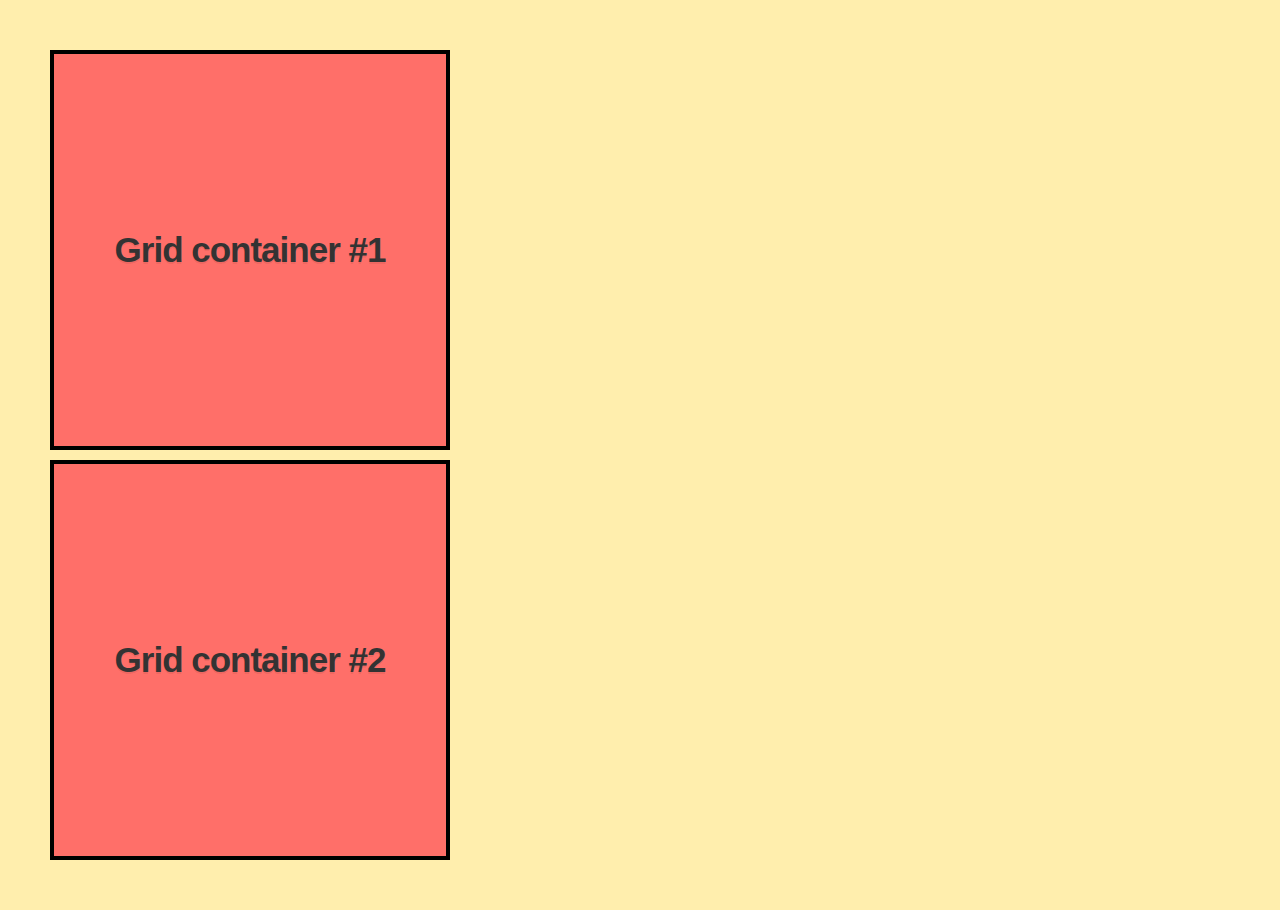
<file: 1-display_property/finish-code/index.html>
<!DOCTYPE html>
<html lang="en">

<head>
    <meta charset="UTF-8">
    <meta name="viewport" content="width=device-width, initial-scale=1.0">
    <link rel="stylesheet" href="./styles.css">
    <title>Display property</title>
</head>

<body>
    <div class="container">
        Grid container #1
    </div>
    <div class="container">
        Grid container #2
    </div>
</body>

</html>
</file>
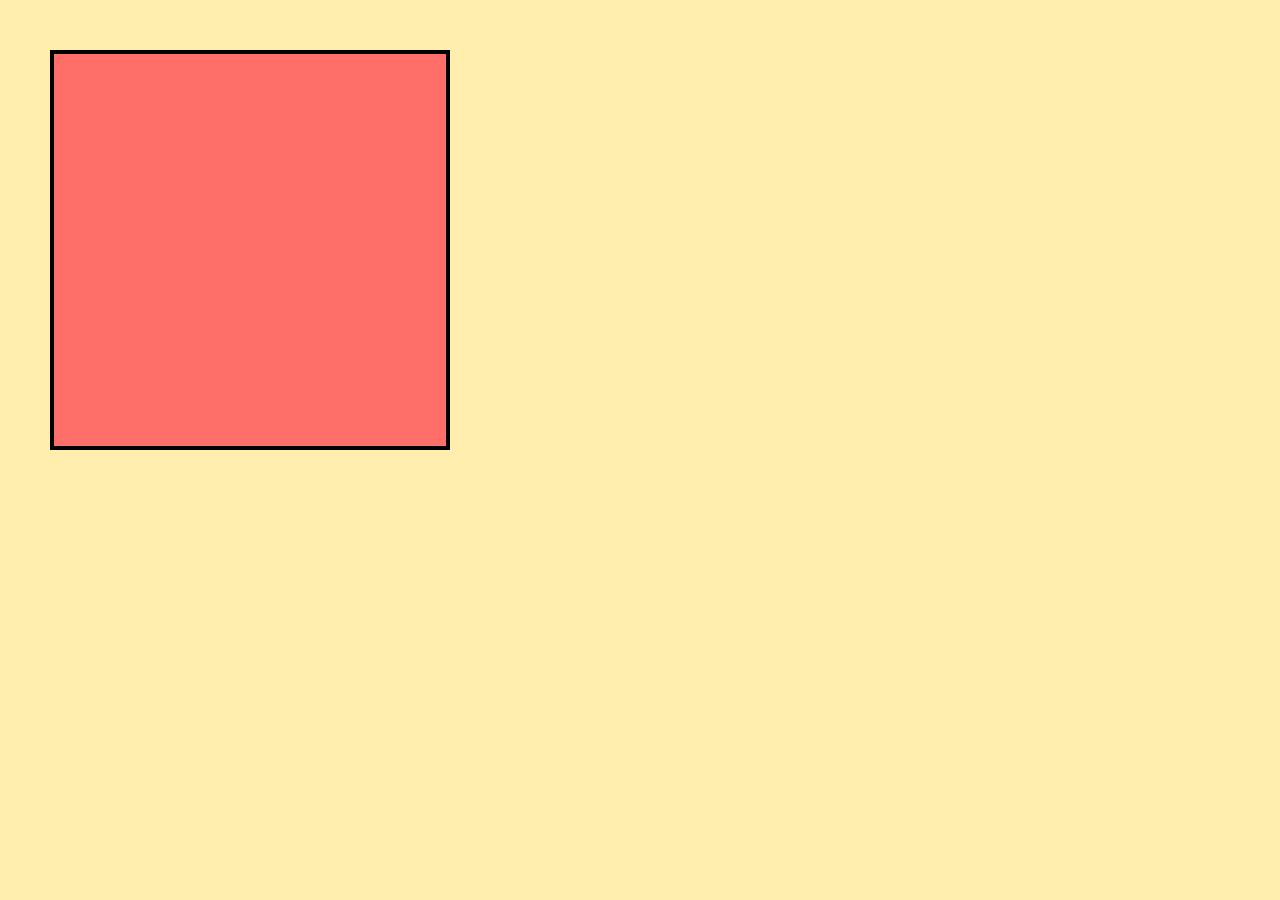
<file: 1-display_property/start-code/index.html>
<!DOCTYPE html>
<html lang="en">
  <head>
    <meta charset="UTF-8" />
    <meta name="viewport" content="width=device-width, initial-scale=1.0" />
    <link rel="stylesheet" href="./styles.css" />
    <title>Display property</title>
  </head>

  <body>
    <div class="container"></div>
  </body>
</html>
</file>
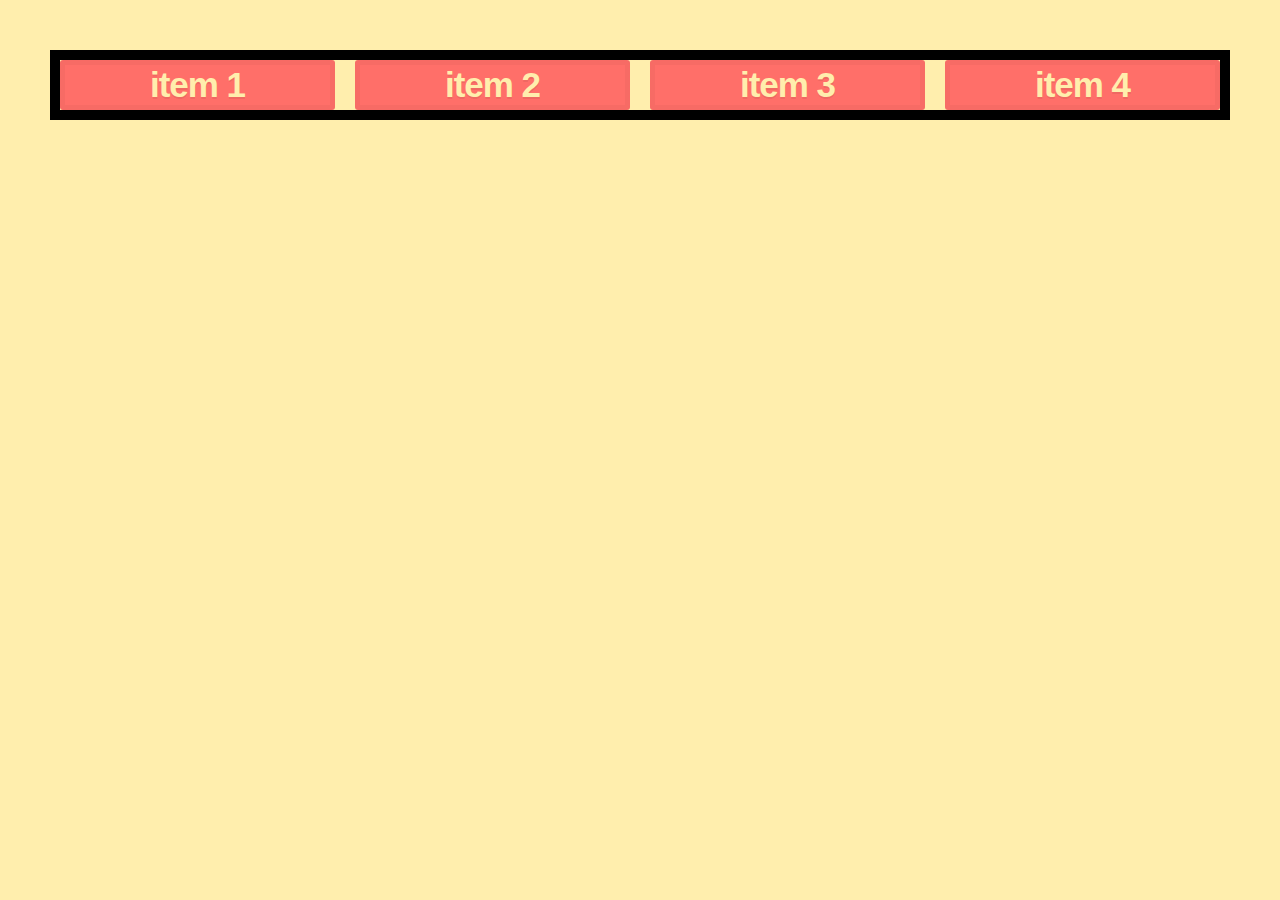
<file: 10-minmax/finish-code/index.html>
<!DOCTYPE html>
<html lang="en">

<head>
    <meta charset="UTF-8">
    <meta name="viewport" content="width=device-width, initial-scale=1.0">
    <link rel="stylesheet" href="./styles.css">
    <title>Display property</title>
</head>

<body>
    <div class="container">
        <div class="grid-item">item 1</div>
        <div class="grid-item">item 2</div>
        <div class="grid-item">item 3</div>
        <div class="grid-item">item 4</div>
    </div>

</body>

</html>
</file>
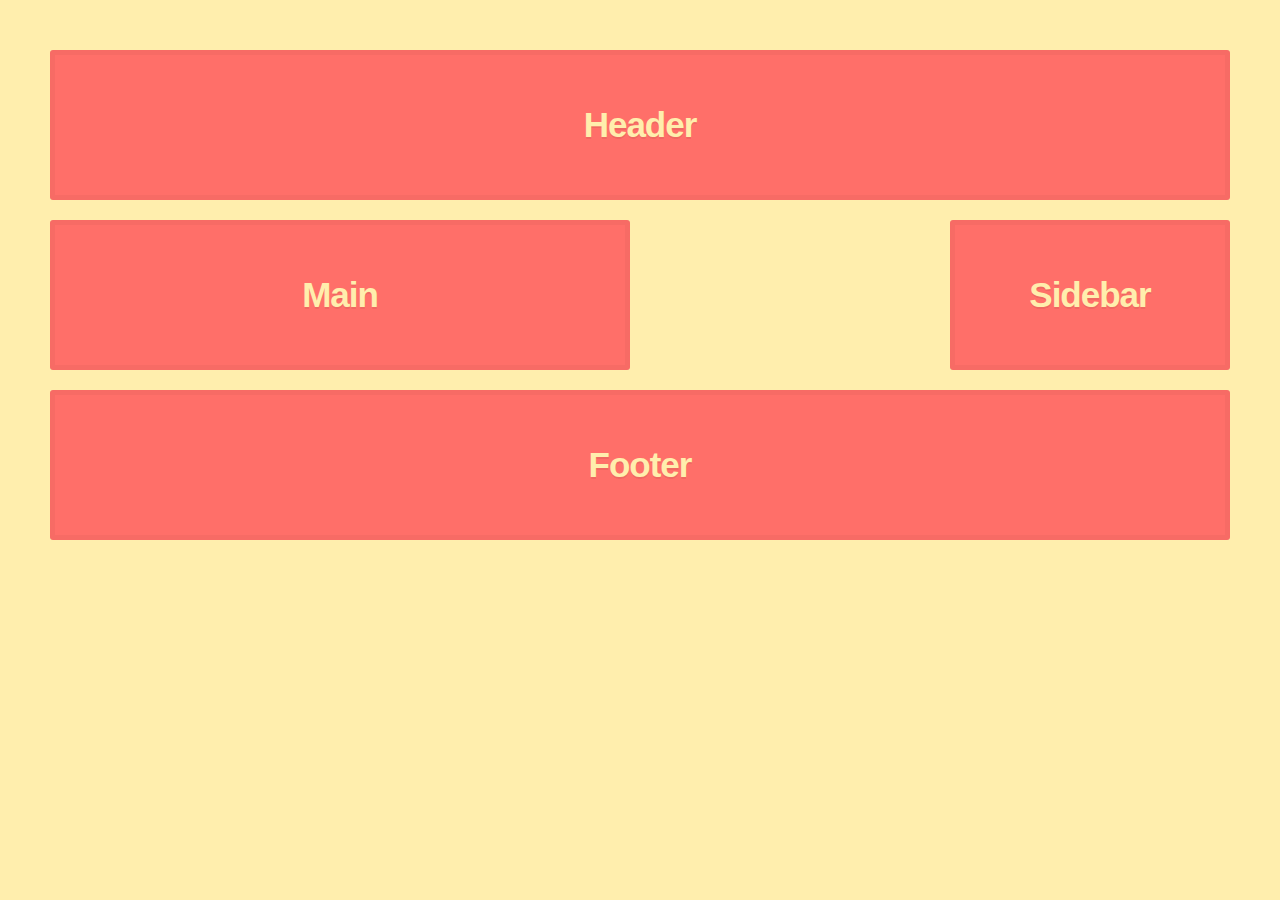
<file: 11-grid-template-areas/finish-code/index.html>
<!DOCTYPE html>
<html lang="en">

<head>
    <meta charset="UTF-8">
    <meta name="viewport" content="width=device-width, initial-scale=1.0">
    <link rel="stylesheet" href="./styles.css">
    <title>Display property</title>
</head>

<body>
    <div class="container">
        <header class="grid-item header">Header</header>
        <aside class="grid-item sidebar">Sidebar</aside>
        <main class="grid-item main">Main</main>
        <footer class="grid-item footer">Footer</footer>
    </div>

</body>

</html>
</file>
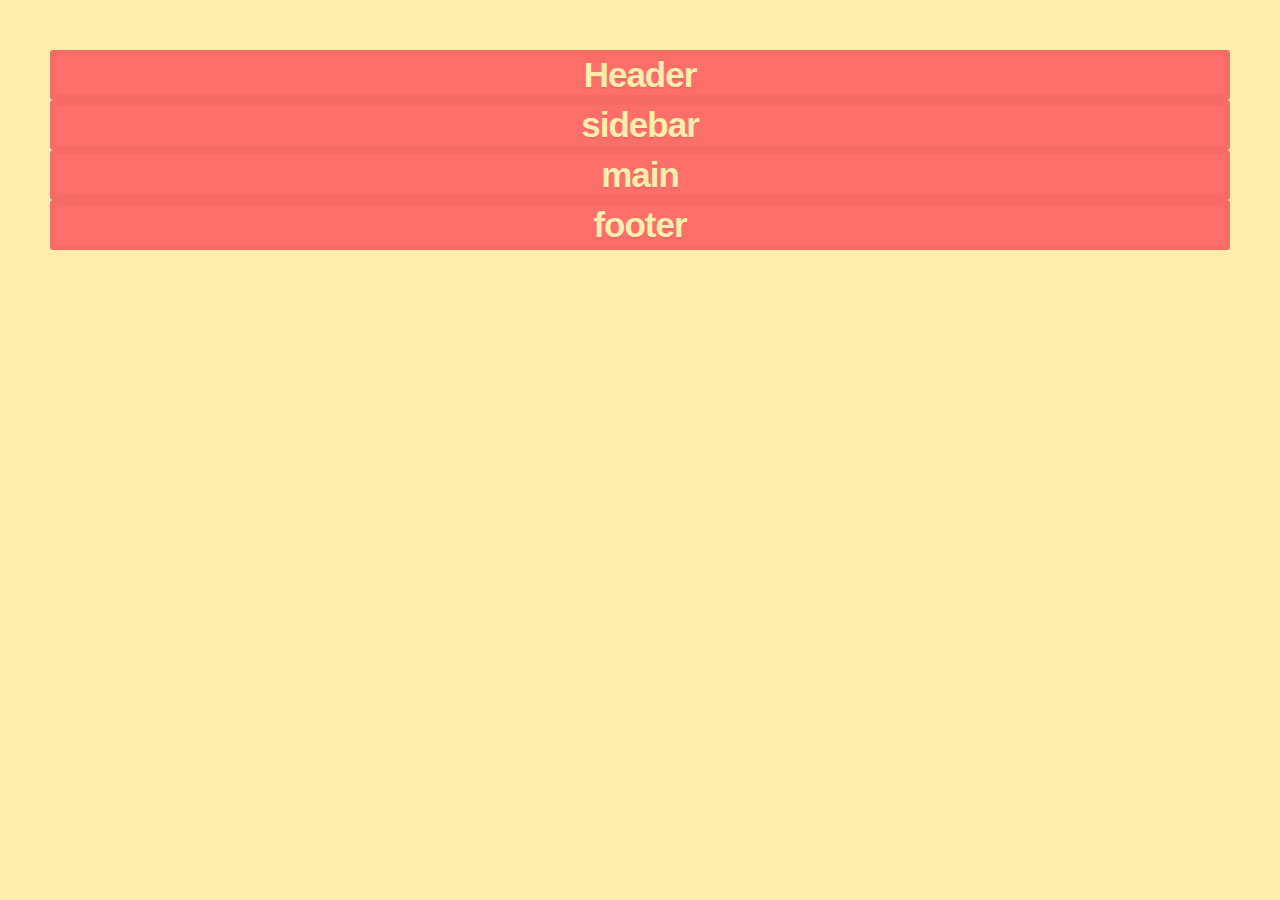
<file: 11-grid-template-areas/start-code/index.html>
<!DOCTYPE html>
<html lang="en">

<head>
    <meta charset="UTF-8">
    <meta name="viewport" content="width=device-width, initial-scale=1.0">
    <link rel="stylesheet" href="./styles.css">
    <title>Display property</title>
</head>

<body>
    <div class="container">
        <header class="grid-item header">Header</header>
        <aside class="grid-item sidebar">sidebar</aside>
        <main class="grid-item main">main</main>
        <footer class="grid-item footer">footer</footer>
    </div>

</body>

</html>
</file>
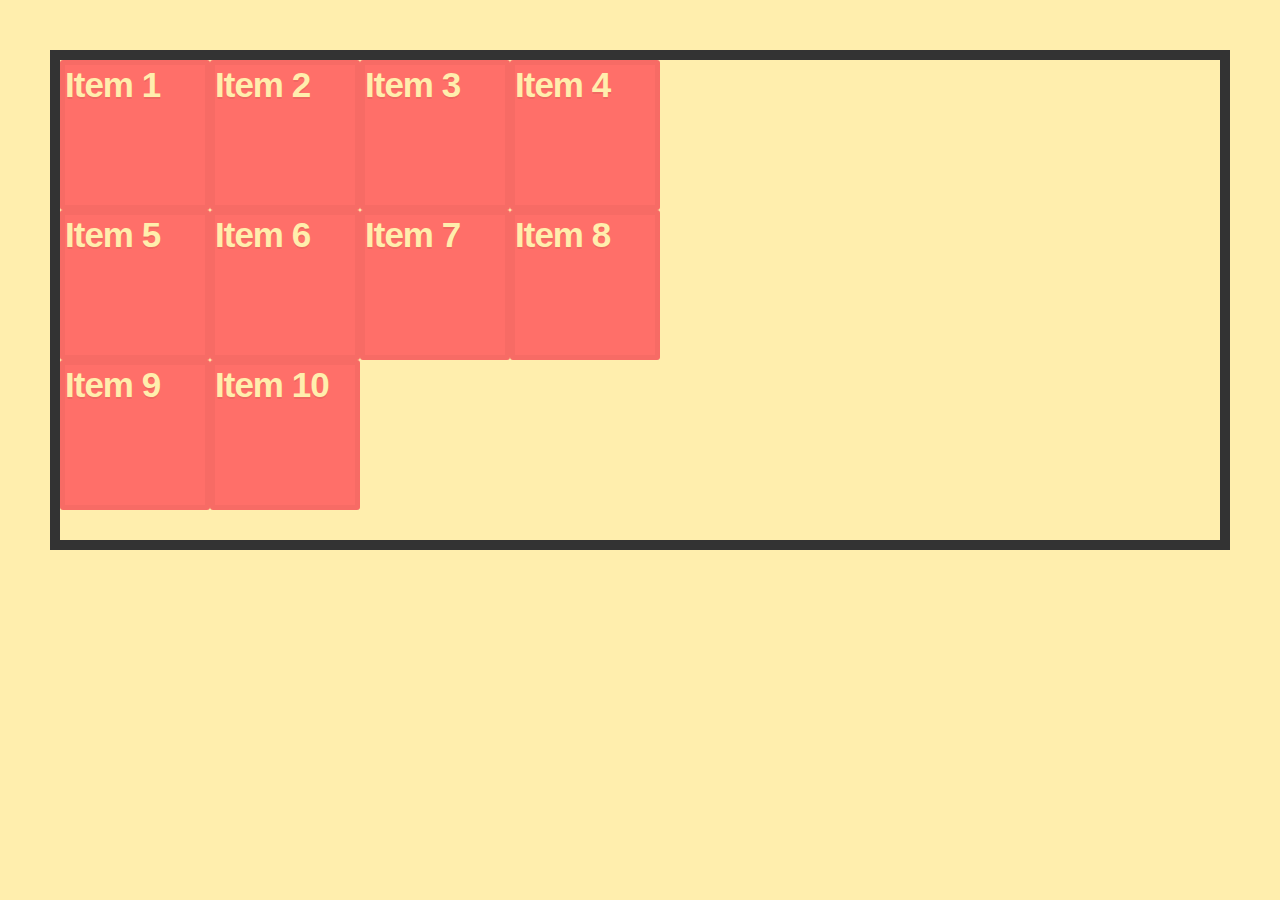
<file: 12-grid alignment and justification/finish-code/index.html>
<!DOCTYPE html>
<html lang="en">

<head>
    <meta charset="UTF-8">
    <meta name="viewport" content="width=device-width, initial-scale=1.0">
    <link rel="stylesheet" href="./styles.css">
    <title>Display property</title>
</head>

<body>
    <div class="container">
        <div class="grid-item">Item 1</div>
        <div class="grid-item">Item 2</div>
        <div class="grid-item">Item 3</div>
        <div class="grid-item item-4">Item 4</div>
        <div class="grid-item">Item 5</div>
        <div class="grid-item">Item 6</div>
        <div class="grid-item">Item 7</div>
        <div class="grid-item">Item 8</div>
        <div class="grid-item">Item 9</div>
        <div class="grid-item">Item 10</div>
    </div>

</body>

</html>
</file>
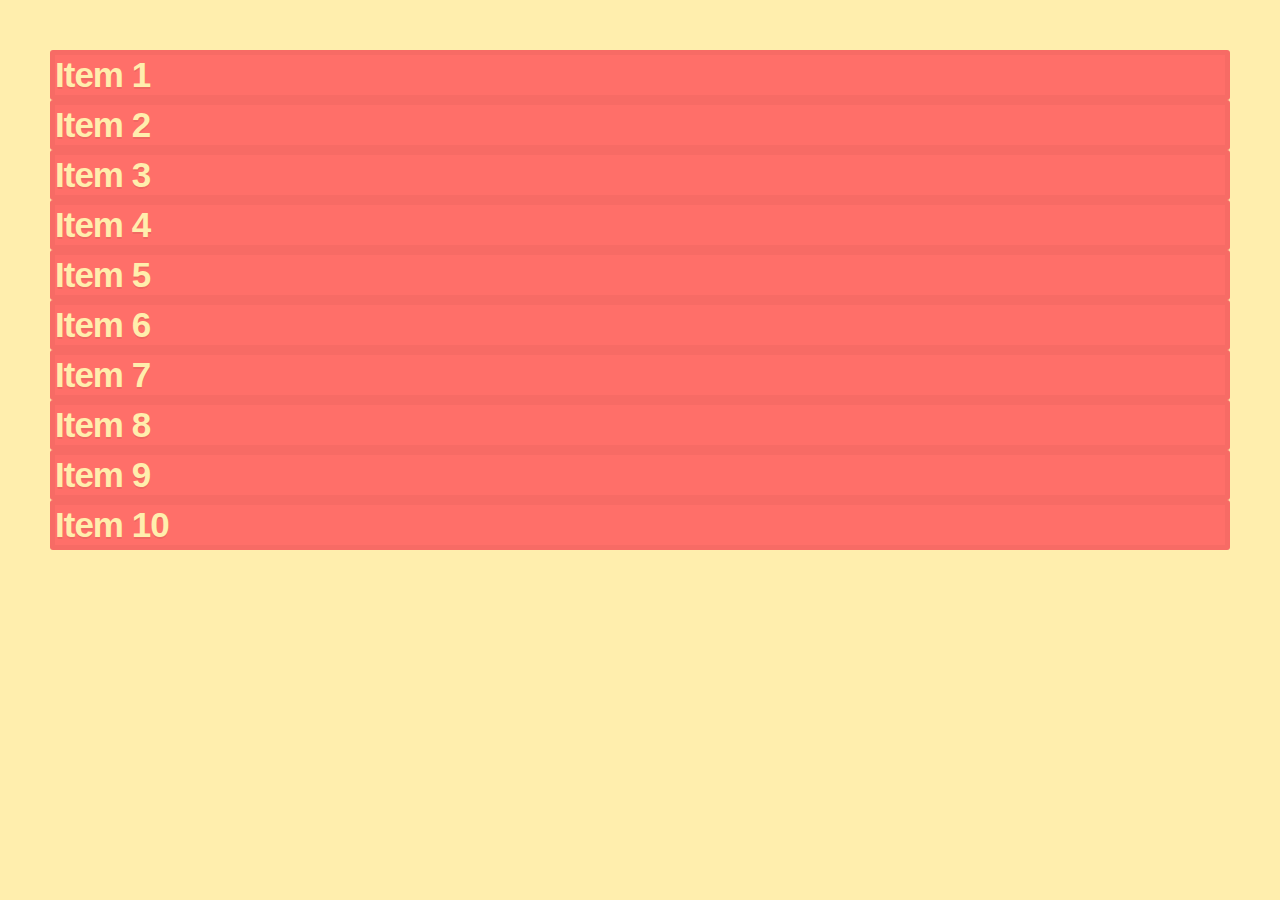
<file: 12-grid alignment and justification/start-code/index.html>
<!DOCTYPE html>
<html lang="en">

<head>
    <meta charset="UTF-8">
    <meta name="viewport" content="width=device-width, initial-scale=1.0">
    <link rel="stylesheet" href="./styles.css">
    <title>Display property</title>
</head>

<body>
    <div class="container">
        <div class="grid-item">Item 1</div>
        <div class="grid-item">Item 2</div>
        <div class="grid-item">Item 3</div>
        <div class="grid-item">Item 4</div>
        <div class="grid-item">Item 5</div>
        <div class="grid-item">Item 6</div>
        <div class="grid-item">Item 7</div>
        <div class="grid-item">Item 8</div>
        <div class="grid-item">Item 9</div>
        <div class="grid-item">Item 10</div>
    </div>

</body>

</html>
</file>
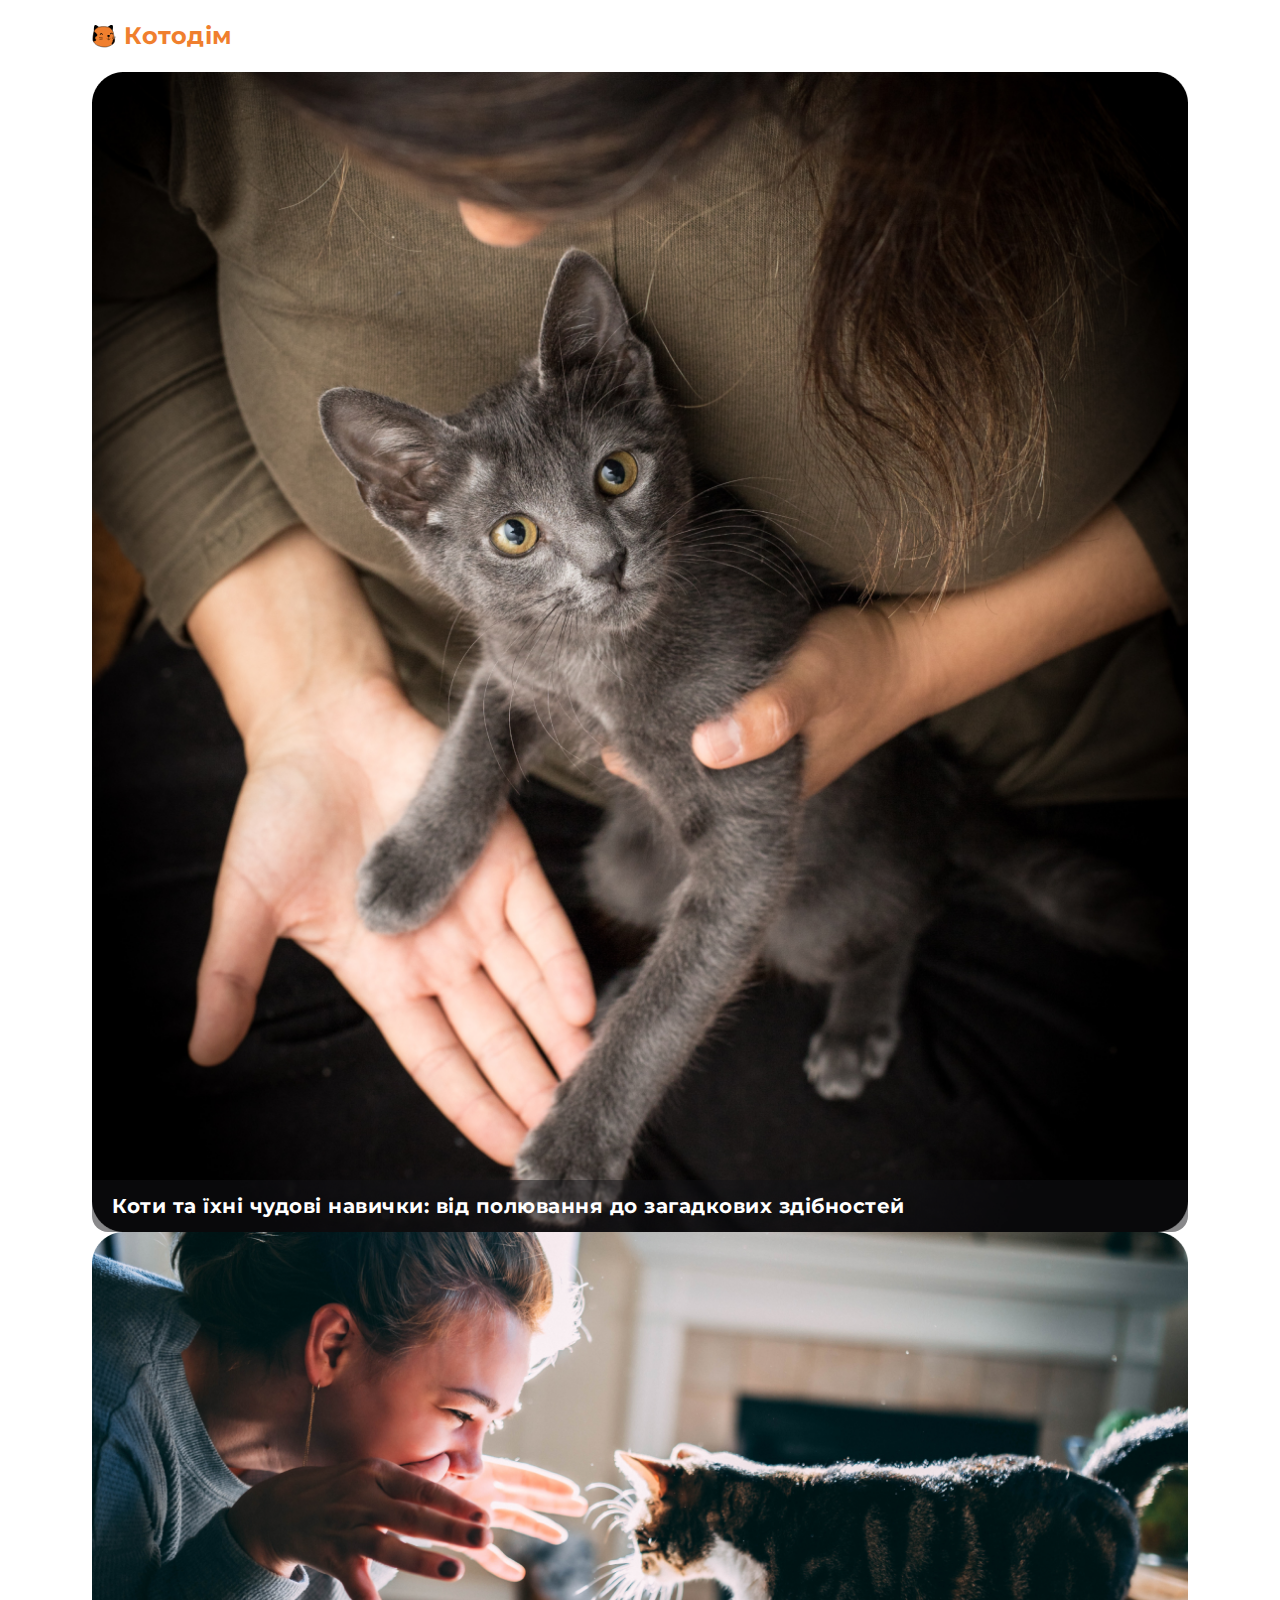
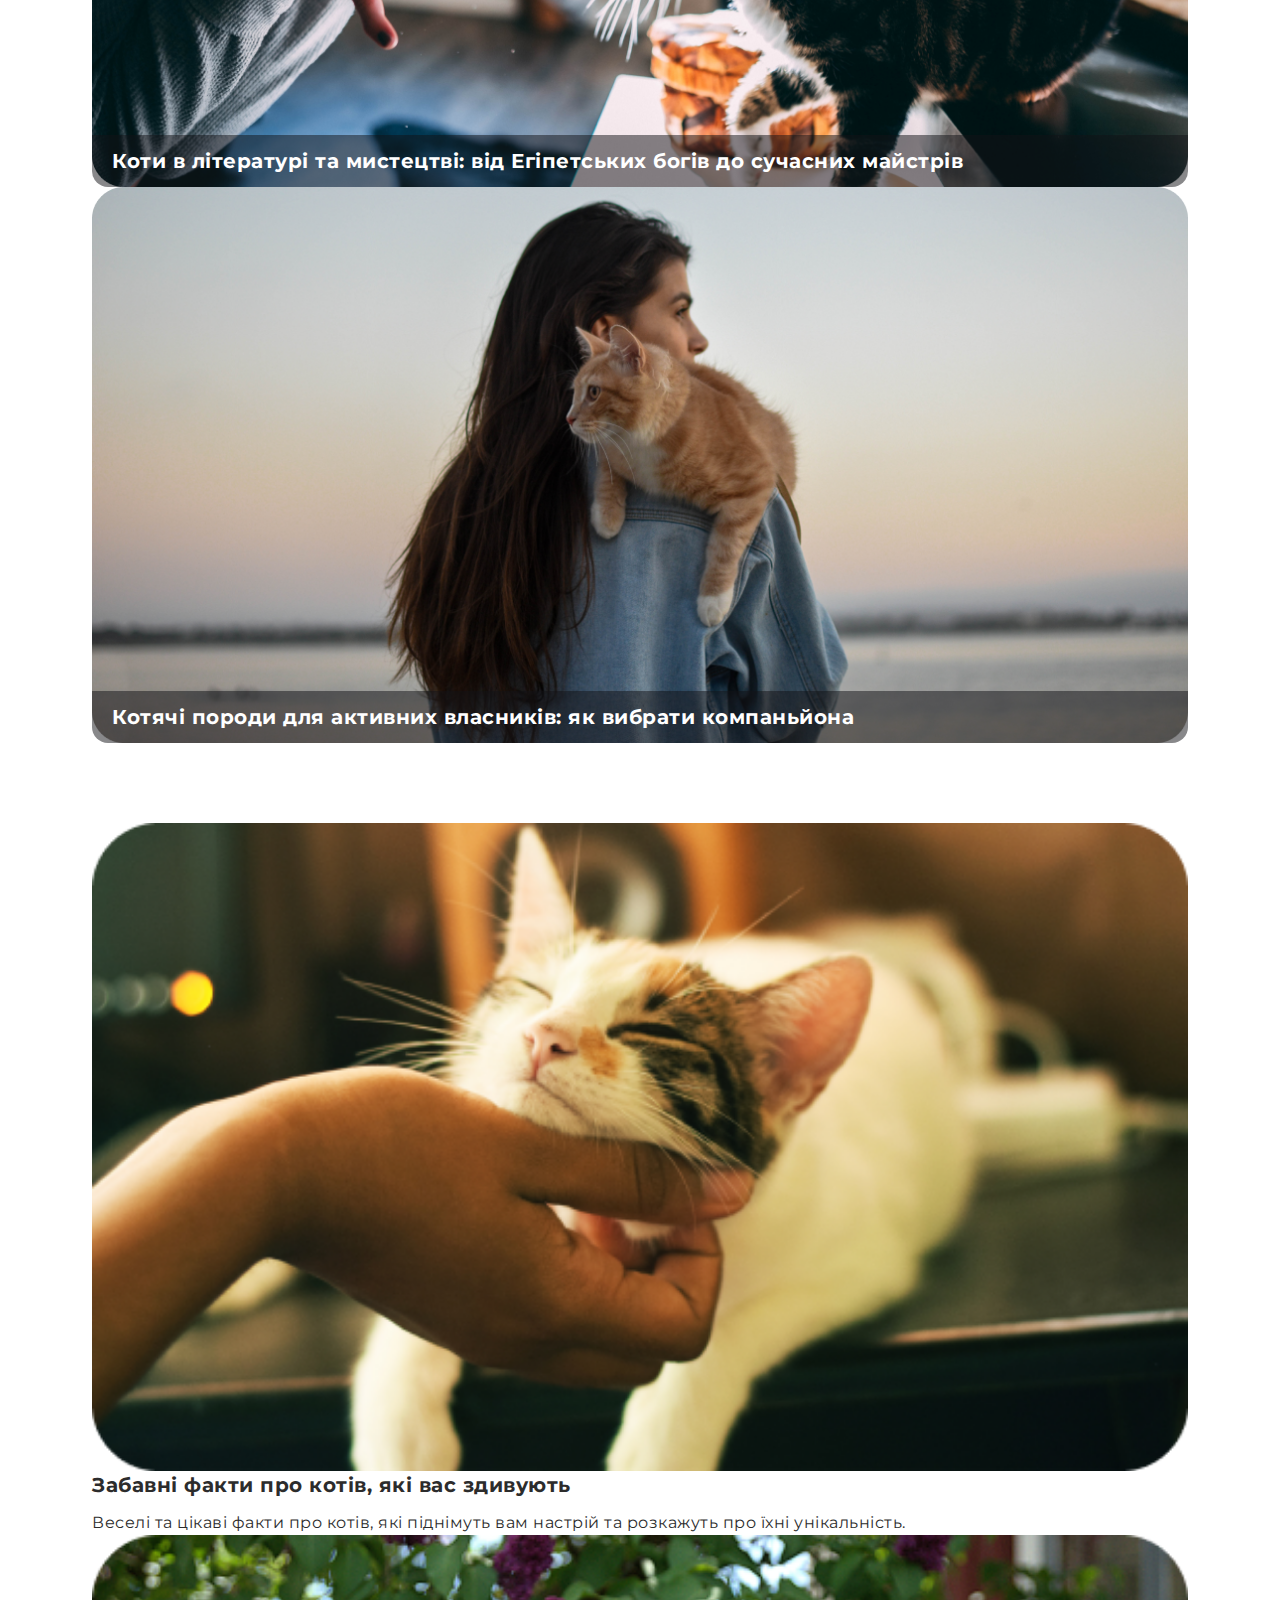
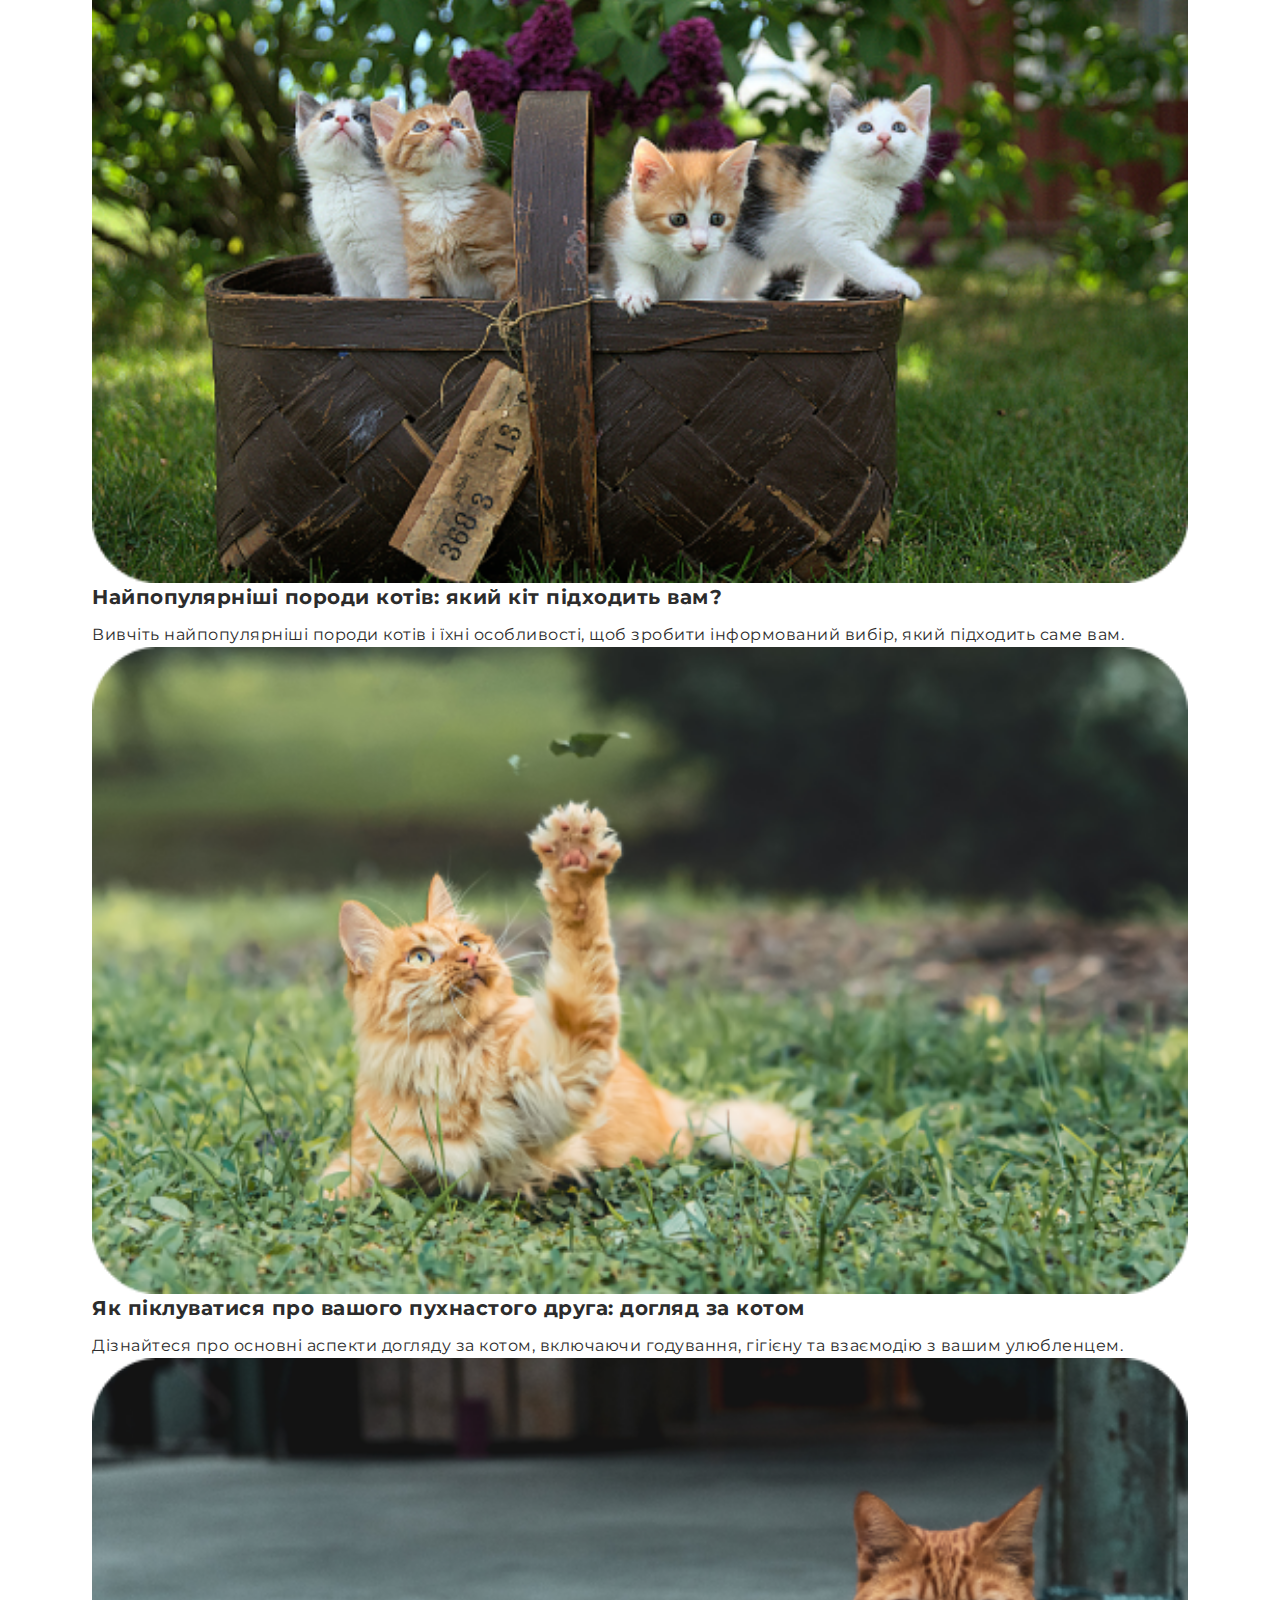
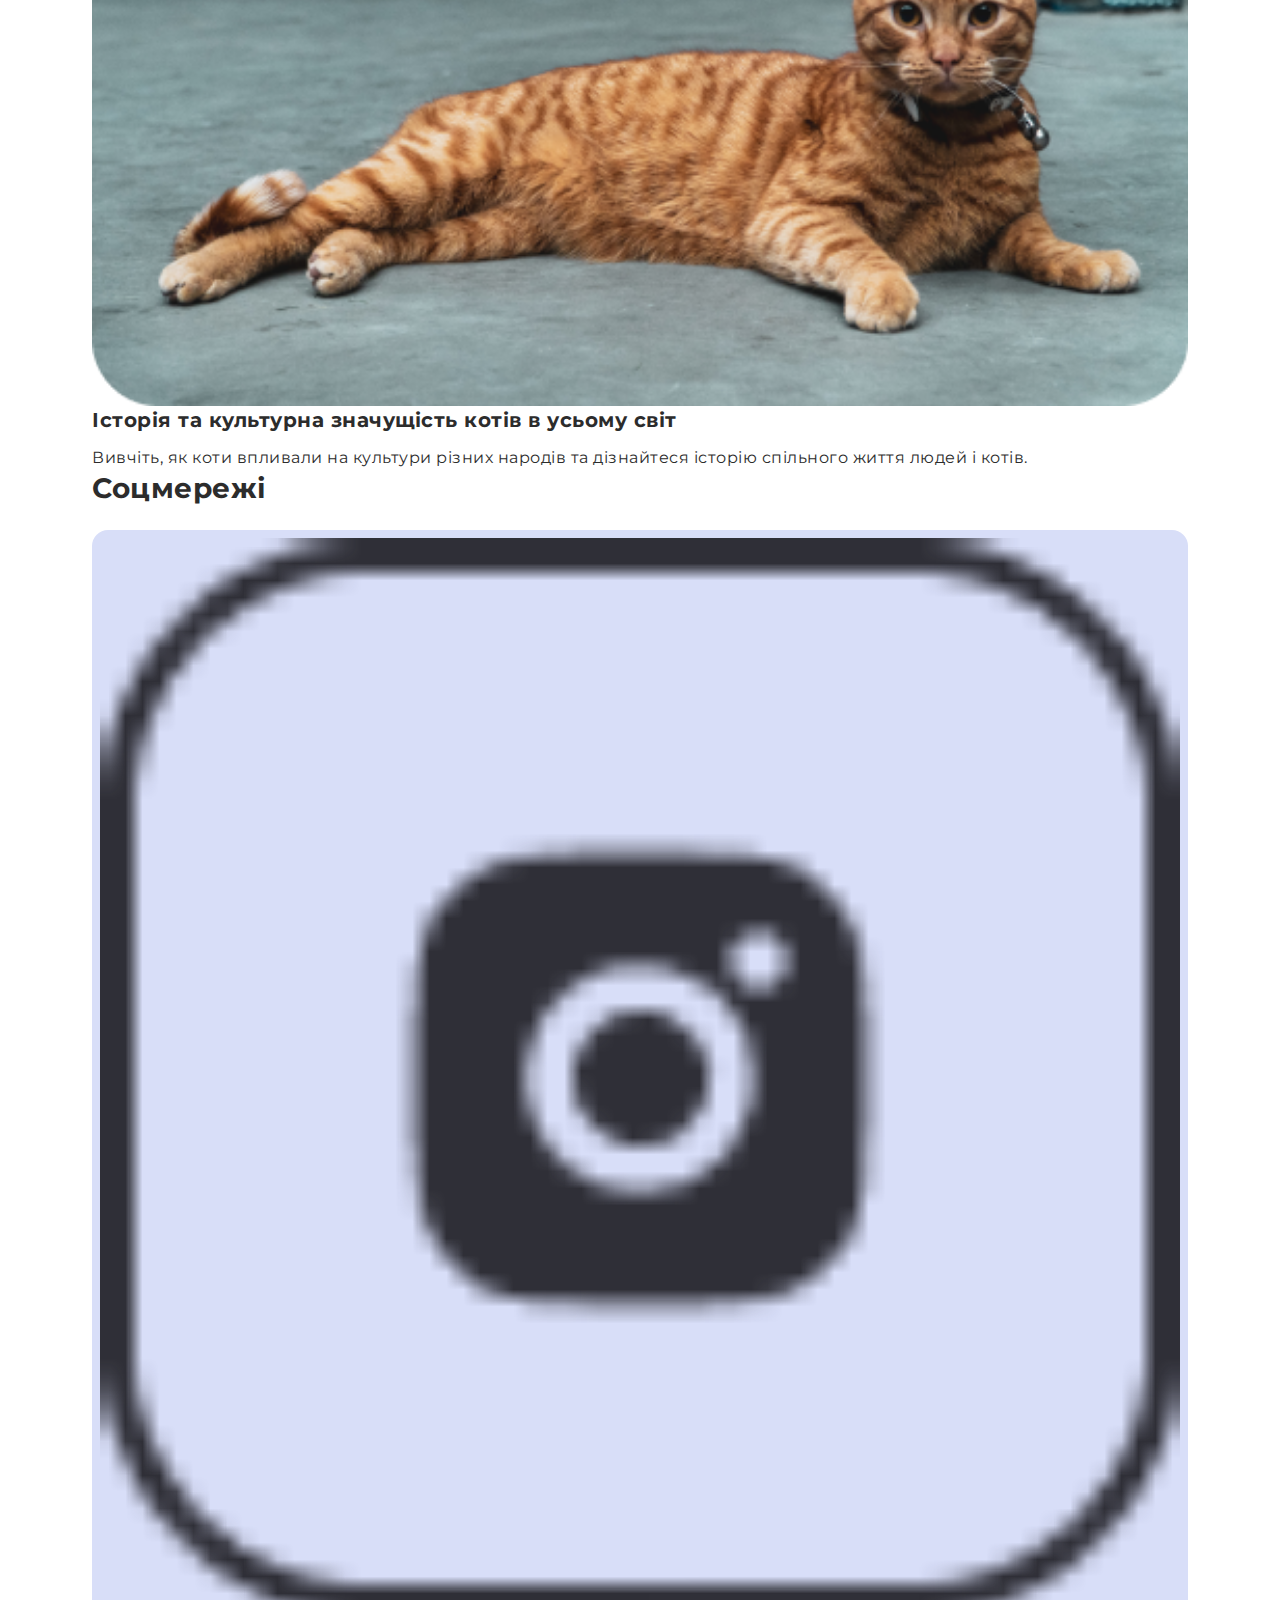
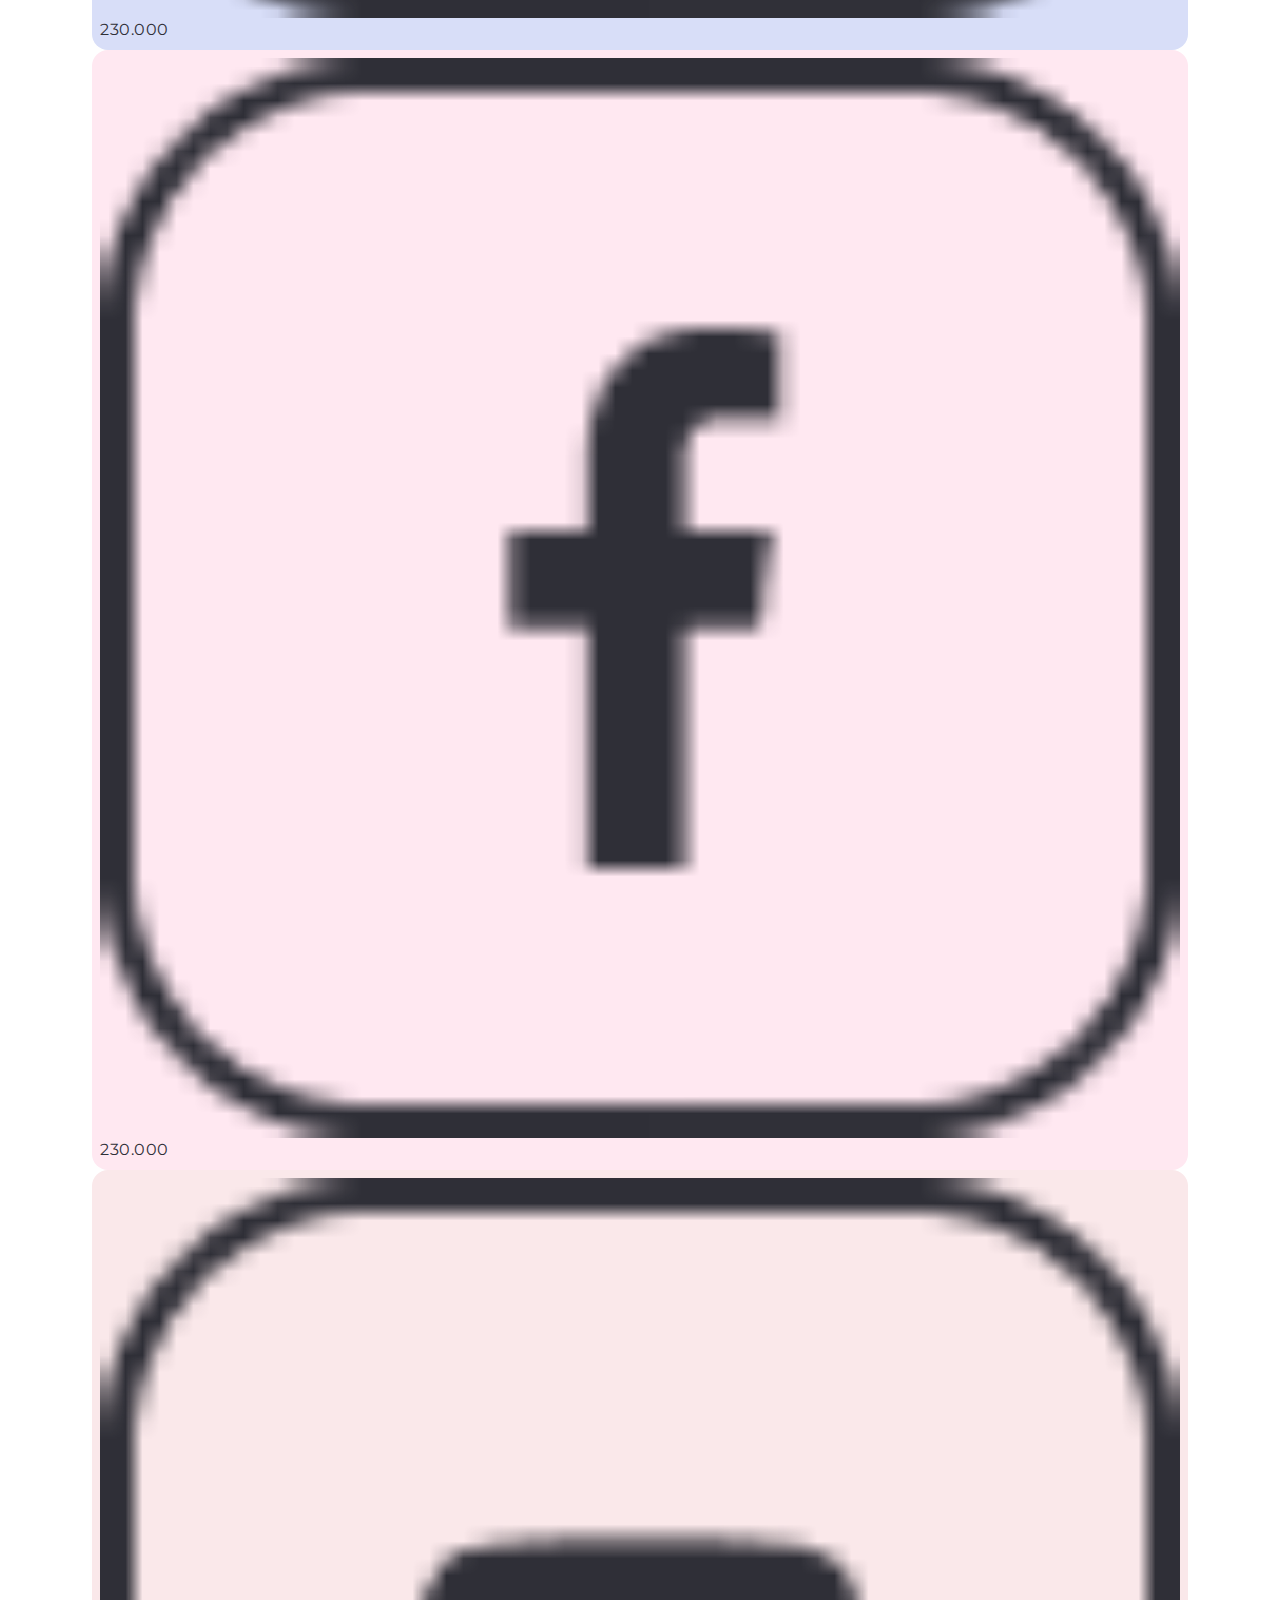
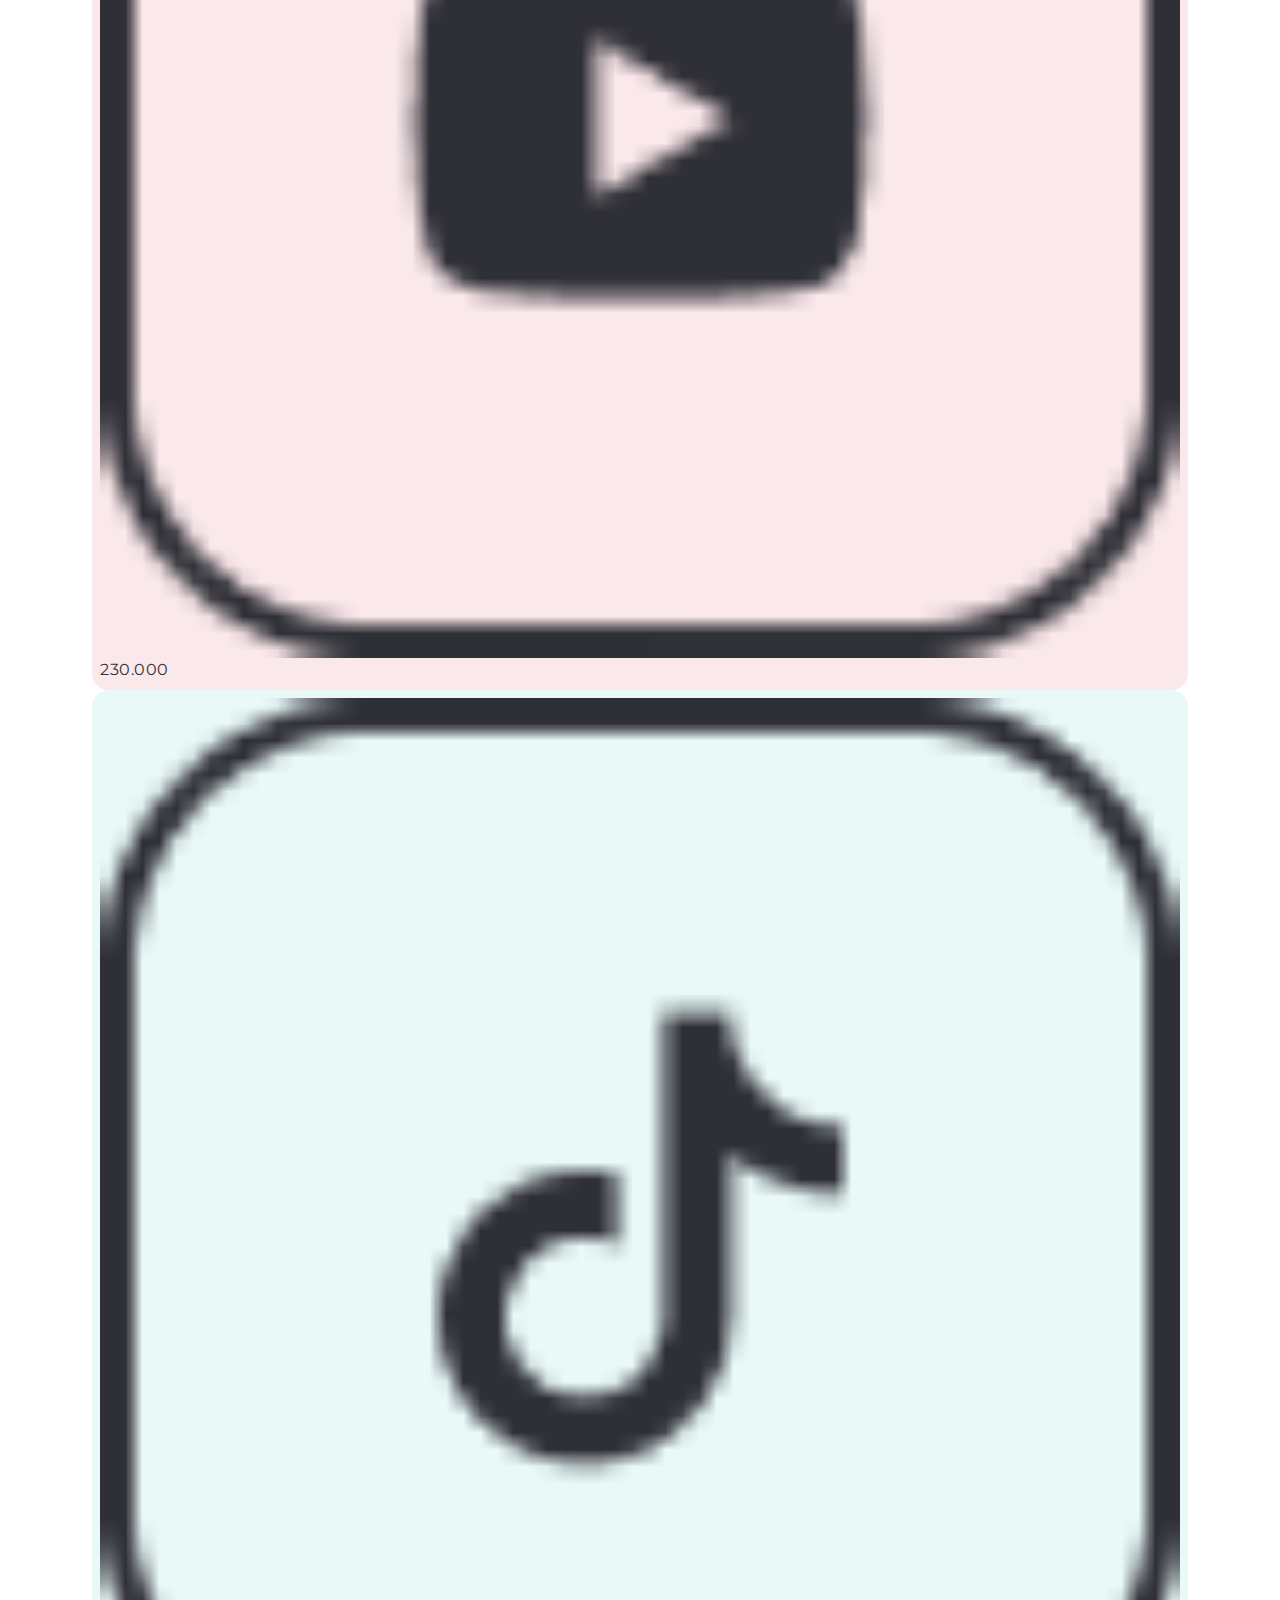
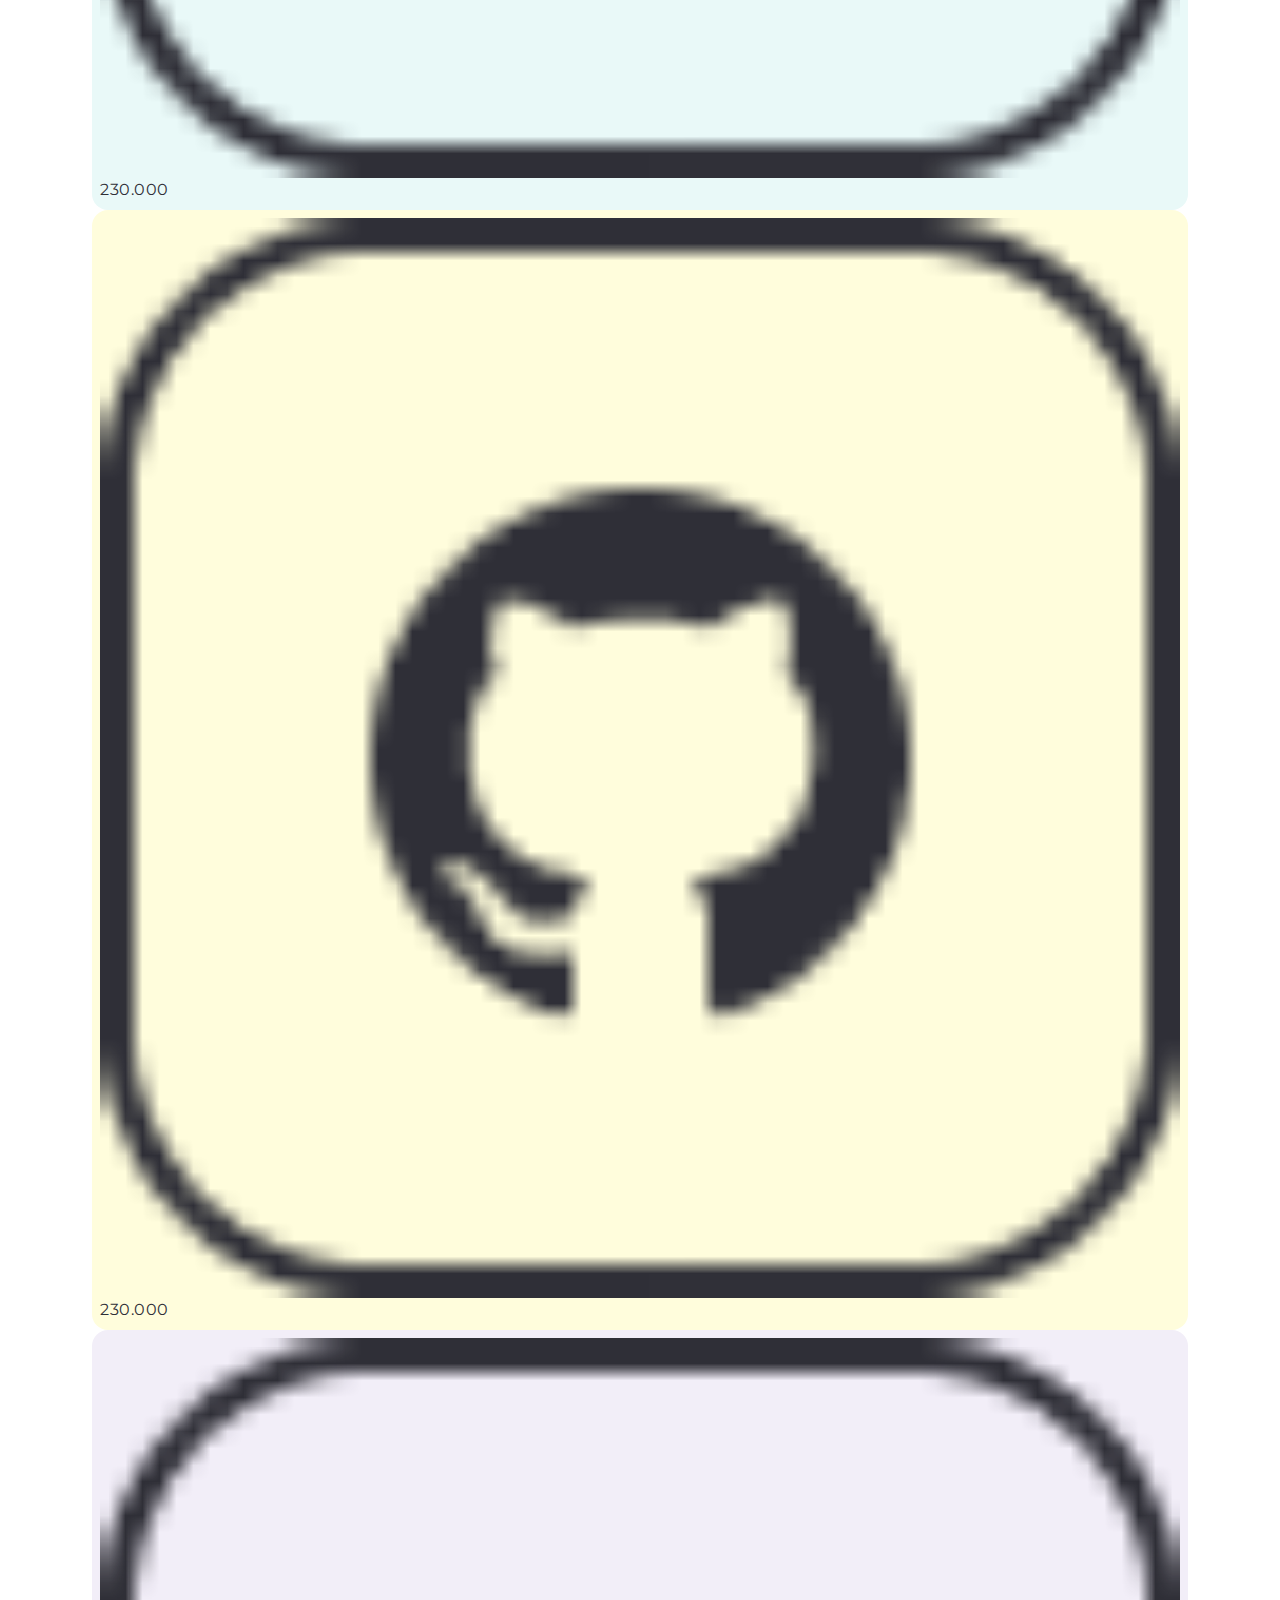
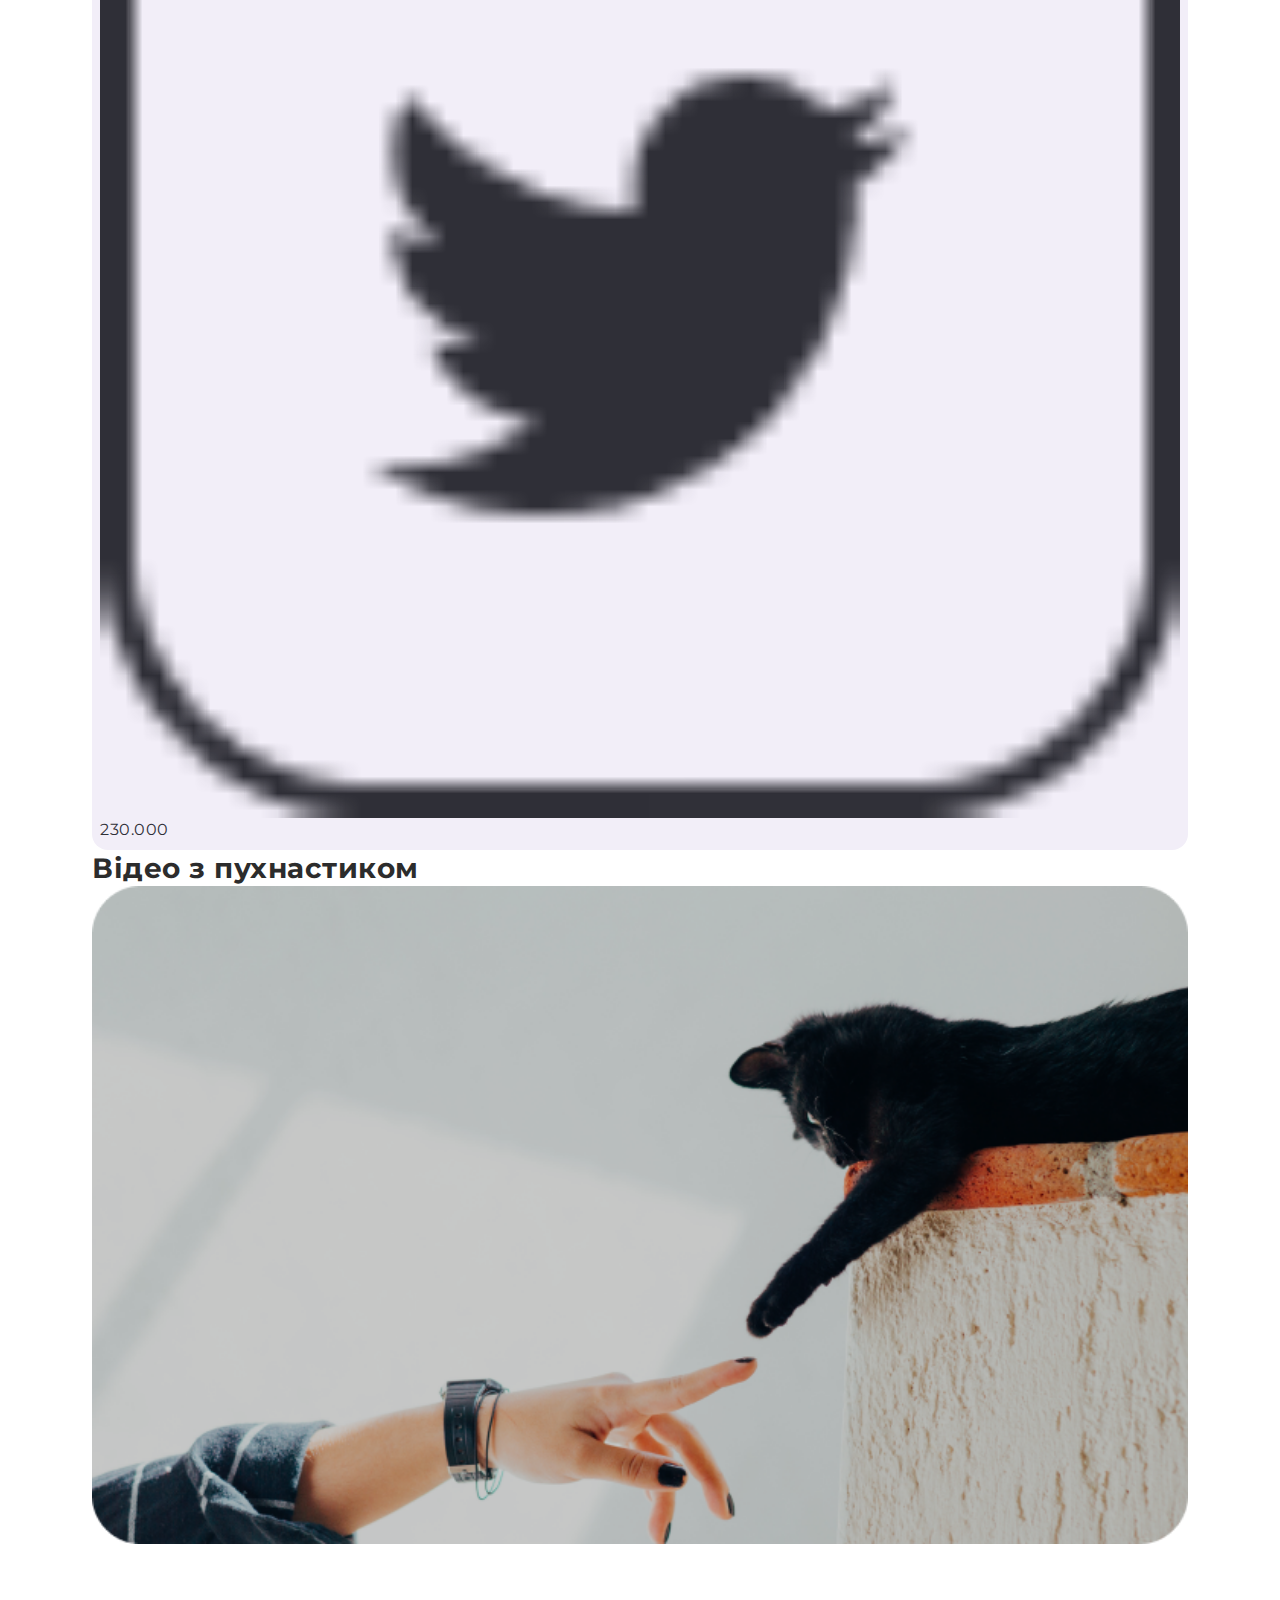
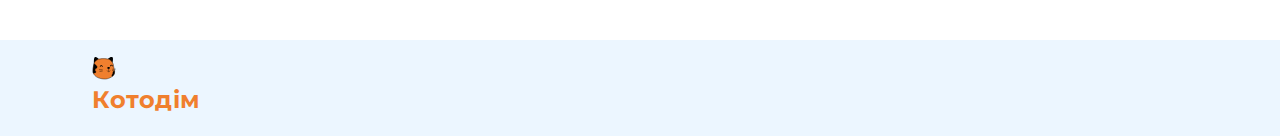
<file: 14-Project(header)/finish code/index.html>
<!DOCTYPE html>
<html lang="en">

<head>
    <meta charset="UTF-8">
    <meta name="viewport" content="width=device-width, initial-scale=1.0">
    <link rel="preconnect" href="https://fonts.googleapis.com">
    <link rel="preconnect" href="https://fonts.gstatic.com" crossorigin>
    <link href="https://fonts.googleapis.com/css2?family=Montserrat:wght@400;700&display=swap" rel="stylesheet">
    <link rel="stylesheet" href="./styles.css">
    <title>Project</title>
</head>

<body>
    <header class="header">
        <div class="container header-container">
            <img src="./img/cat.svg" alt="cat" class="logo">
            <h1 class="label">Котодім</h1>
        </div>
    </header>
    <main class="main">
        <div class="container">
            <ul class="posts">
                <li class="post">
                    <a href="#">
                        <img src="./img/picture 1.png" alt="kitten" class="post-img">
                        <div class="overlay">
                            <h2 class="post-title sub-title">Коти та їхні чудові навички: від полювання до загадкових
                                здібностей</h2>
                        </div>
                    </a>
                </li>
                <li class="post">
                    <a href="#">
                        <img src="./img/picture 2.png" alt="scary kitten" class="post-img">
                        <div class="overlay">
                            <h2 class="post-title sub-title">Коти в літературі та мистецтві: від Егіпетських богів до
                                сучасних
                                майстрів</h2>
                        </div>
                    </a>
                </li>
                <li class="post">
                    <a href="#">
                        <img src="./img/picture 3.png" alt="cat" class="post-img">
                        <div class="overlay">
                            <h2 class="post-title sub-title">Котячі породи для активних власників: як вибрати
                                компаньйона
                            </h2>
                        </div>
                    </a>
                </li>
            </ul>
            <section class="longread">
                <ul class="blog">
                    <li class="blog-item">
                        <a href="#" class="blog-link">
                            <img src="./img/1.png" alt="cat" class="blog-photo">
                            <div class="wrapper">
                                <h2 class="blog-title sub-title">Забавні факти про котів, які вас здивують</h2>
                                <p class="blog-text">Веселі та цікаві факти про котів, які піднімуть вам настрій та
                                    розкажуть про їхні унікальність.</p>
                            </div>
                        </a>
                    </li>
                    <li class="blog-item">
                        <a href="#" class="blog-link">
                            <img src="./img/2.png" alt="cats" class="blog-photo">
                            <div class="wrapper">
                                <h2 class="blog-title sub-title">Найпопулярніші породи котів: який кіт підходить вам?
                                </h2>
                                <p class="blog-text">Вивчіть найпопулярніші породи котів і їхні особливості, щоб зробити
                                    інформований вибір, який підходить саме вам.</p>
                            </div>
                        </a>
                    </li>
                    <li class="blog-item">
                        <a href="#" class="blog-link">
                            <img src="./img/4.png" alt="red-cat" class="blog-photo">
                            <div class="wrapper">
                                <h2 class="blog-title sub-title">Як піклуватися про вашого пухнастого друга: догляд за
                                    котом
                                </h2>
                                <p class="blog-text">Дізнайтеся про основні аспекти догляду за котом, включаючи
                                    годування,
                                    гігієну та взаємодію з вашим улюбленцем.</p>
                            </div>
                        </a>
                    </li>
                    <li class="blog-item">
                        <a href="#" class="blog-link">
                            <img src="./img/3.png" alt="red-cat" class="blog-photo">
                            <div class="wrapper">
                                <h2 class="blog-title sub-title">Історія та культурна значущість котів в усьому світ
                                </h2>
                                <p class="blog-text">Вивчіть, як коти впливали на культури різних народів та дізнайтеся
                                    історію спільного життя людей і котів.</p>
                            </div>
                        </a>
                    </li>
                </ul>
                <div class="socials">
                    <h2 class="socials-title title">Соцмережі</h2>
                    <ul class="socials-list">
                        <li class="socials-item">
                            <a href="#" class="social-link">
                                <img src="./img/instagram.png" alt="instagram" class="social-icon">
                                <p class="social-subscripers">230.000</p>
                            </a>
                        </li>
                        <li class="socials-item">
                            <a href="#" class="social-link">
                                <img src="./img/facebook.png" alt="facebook" class="social-icon">
                                <p class="social-subscripers">230.000</p>
                            </a>
                        </li>
                        <li class="socials-item">
                            <a href="#" class="social-link">
                                <img src="./img/youtube.png" alt="youtube" class="social-icon">
                                <p class="social-subscripers">230.000</p>
                            </a>
                        </li>
                        <li class="socials-item">
                            <a href="#" class="social-link">
                                <img src="./img/tiktok.png" alt="tiktok" class="social-icon">
                                <p class="social-subscripers">230.000</p>
                            </a>
                        </li>
                        <li class="socials-item">
                            <a href="#" class="social-link">
                                <img src="./img/github.png" alt="github" class="social-icon">
                                <p class="social-subscripers">230.000</p>
                            </a>
                        </li>
                        <li class="socials-item">
                            <a href="#" class="social-link">
                                <img src="./img/twitter.png" alt="twitter" class="social-icon">
                                <p class="social-subscripers">230.000</p>
                            </a>
                        </li>
                    </ul>
                </div>
                <div class="video">
                    <h2 class="video-title title">Відео з пухнастиком</h2>
                    <img src="./img/picture.png" alt="video">
                </div>
            </section>
        </div>
    </main>
    <footer class="footer">
        <div class="container">
            <img src="./img/cat.svg" alt="cat" class="logo">
            <h2 class="label">Котодім</h2>
        </div>
    </footer>
</body>

</html>
</file>
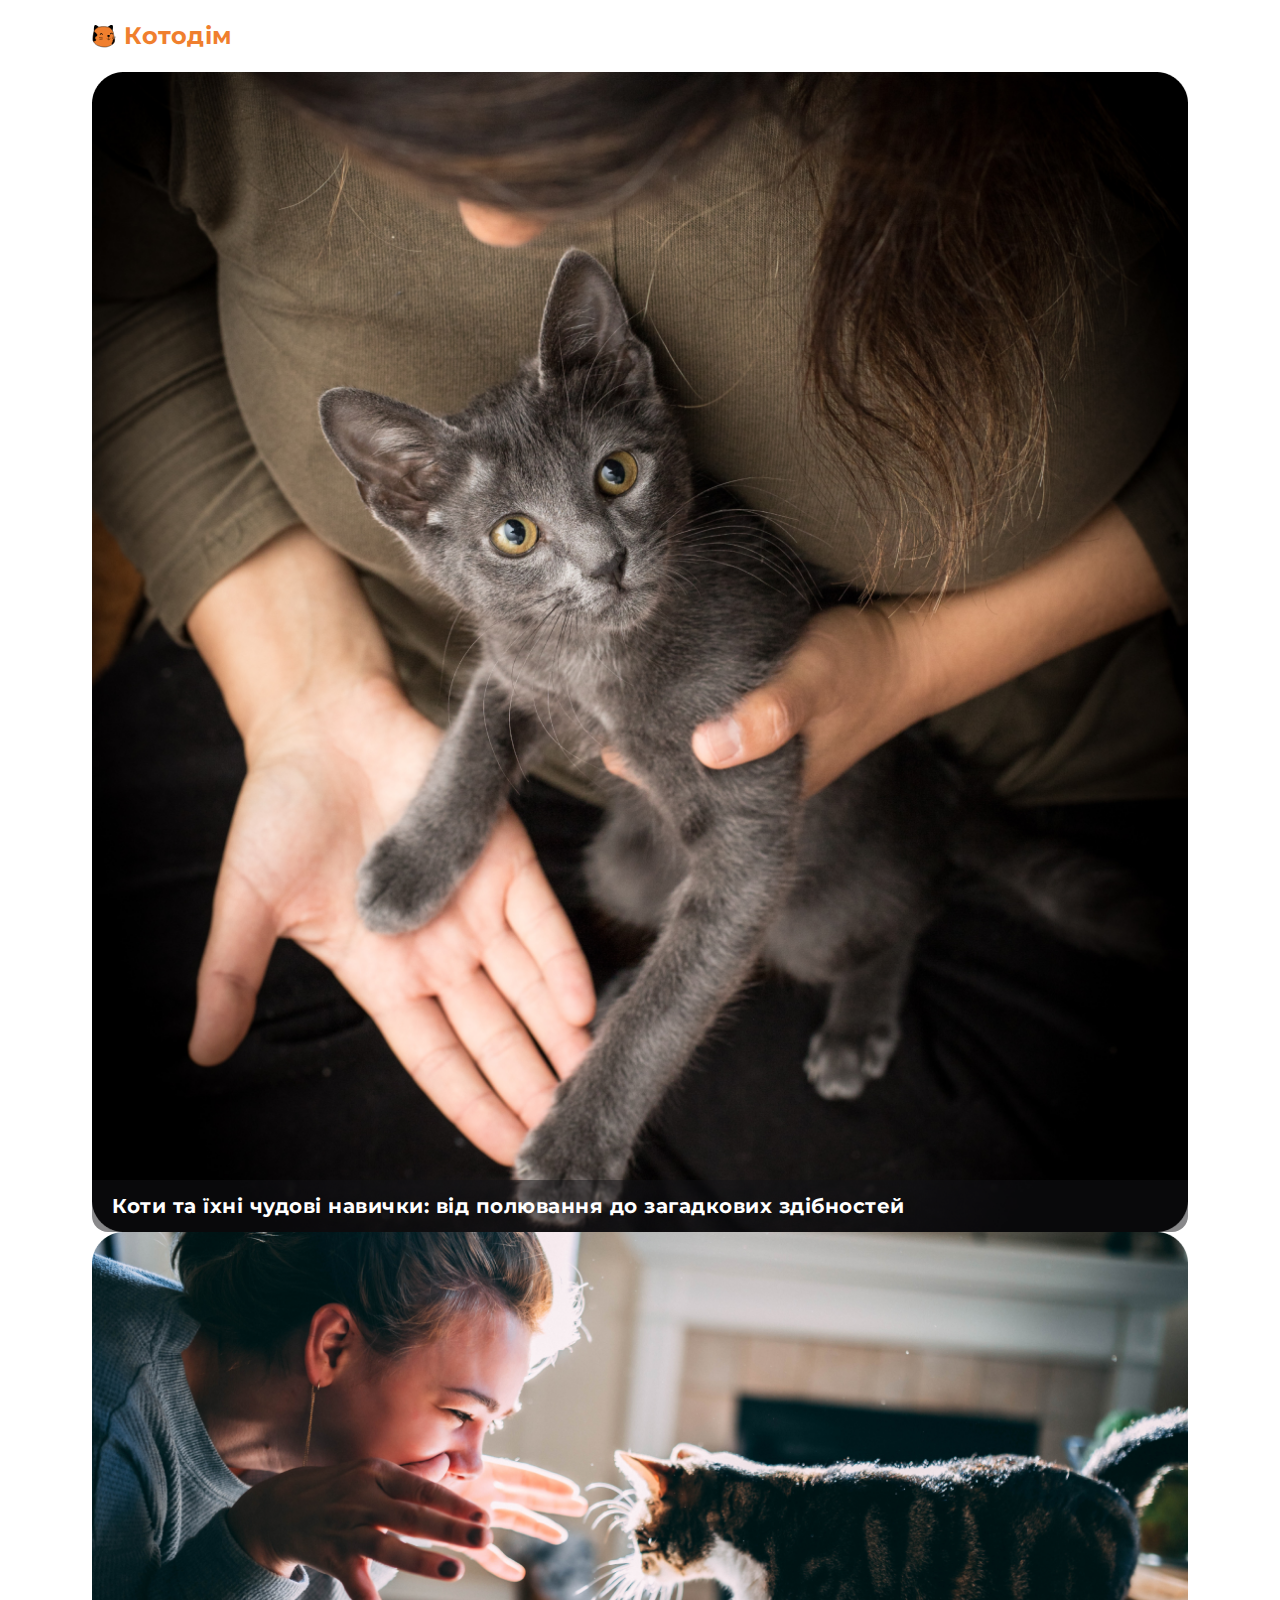
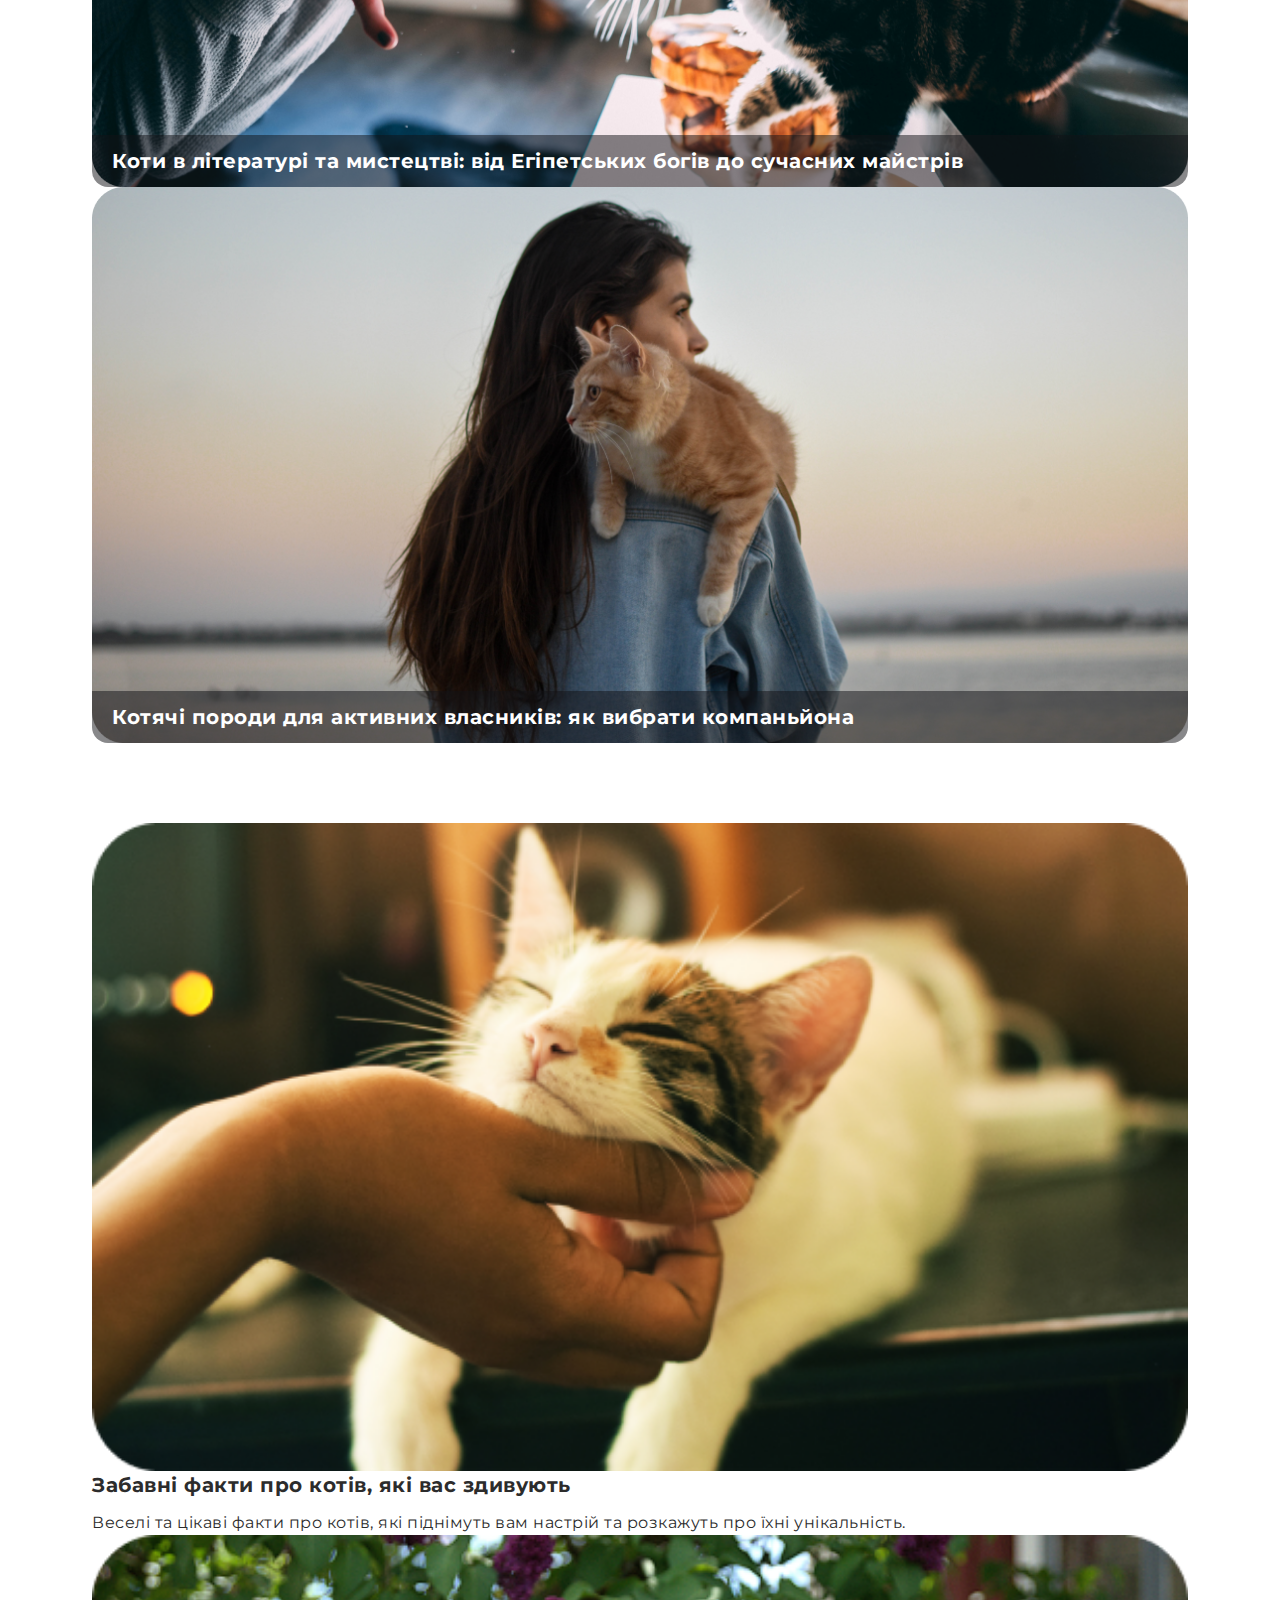
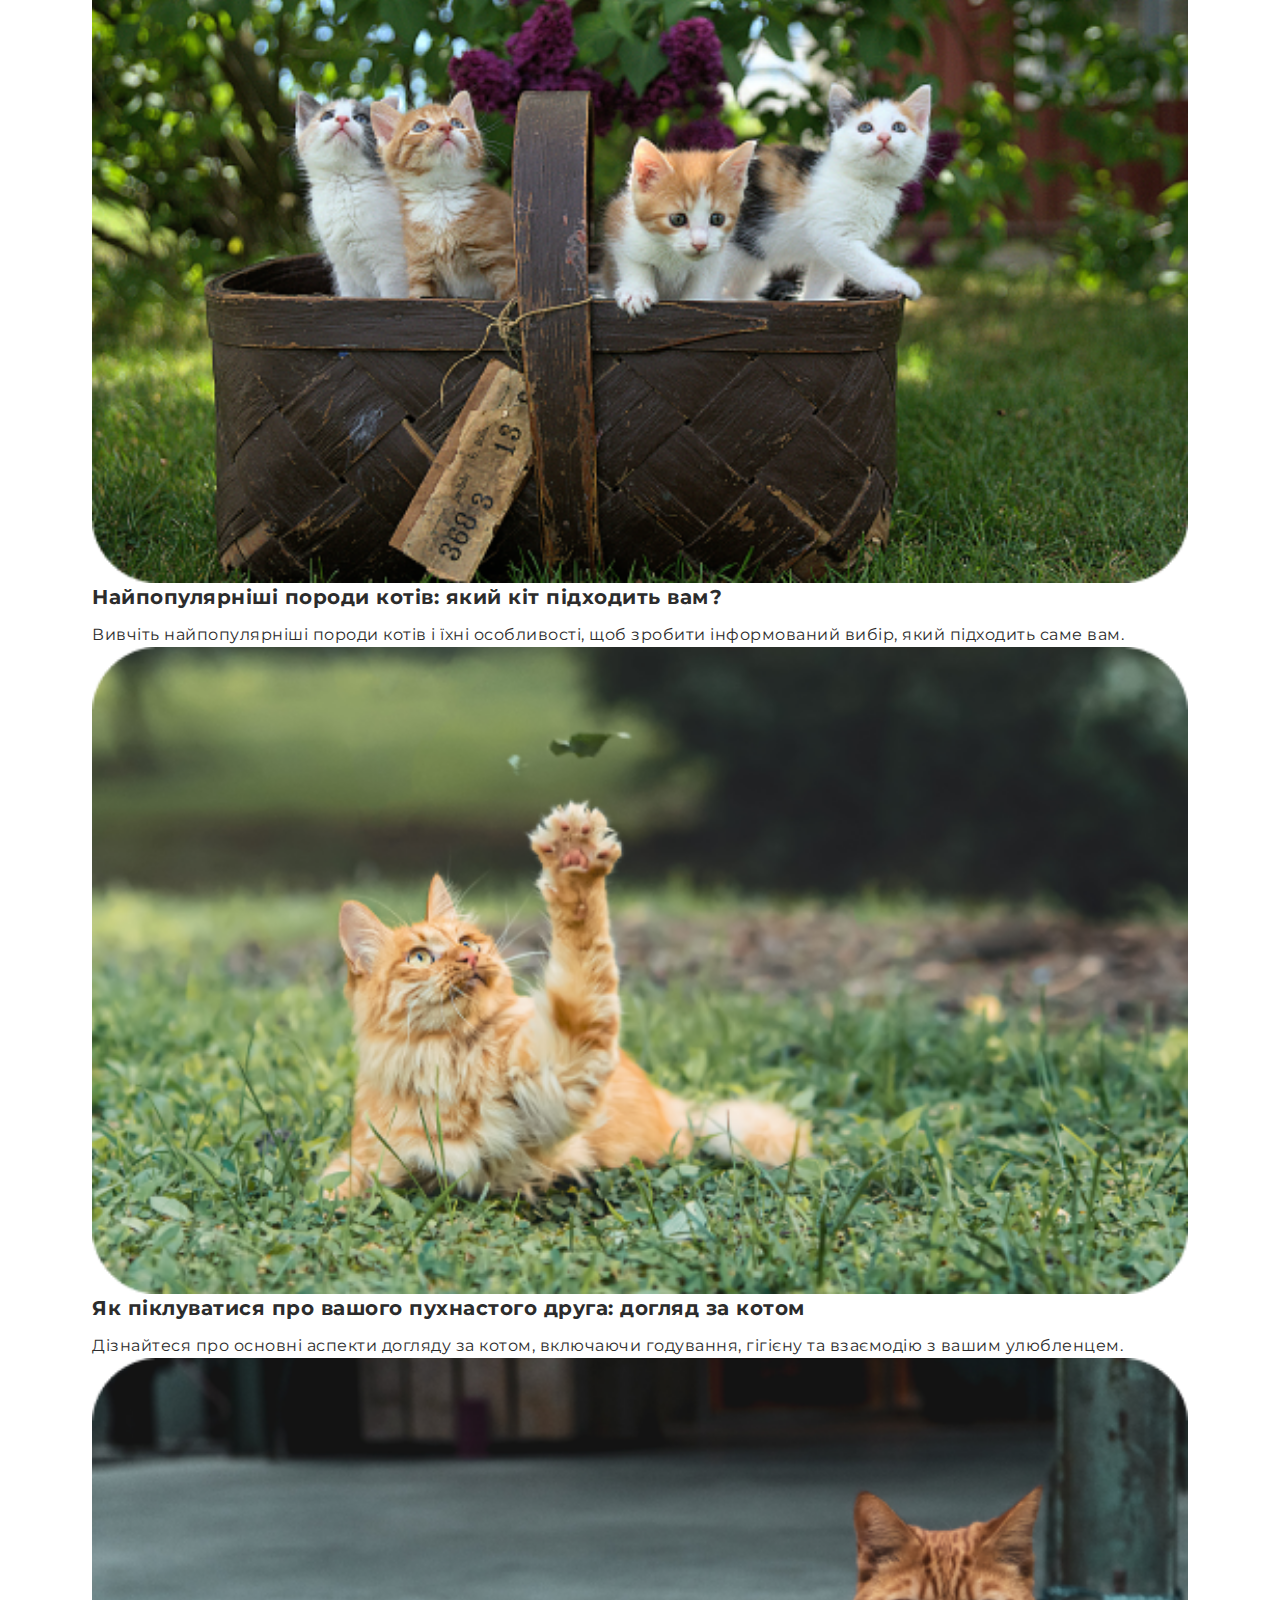
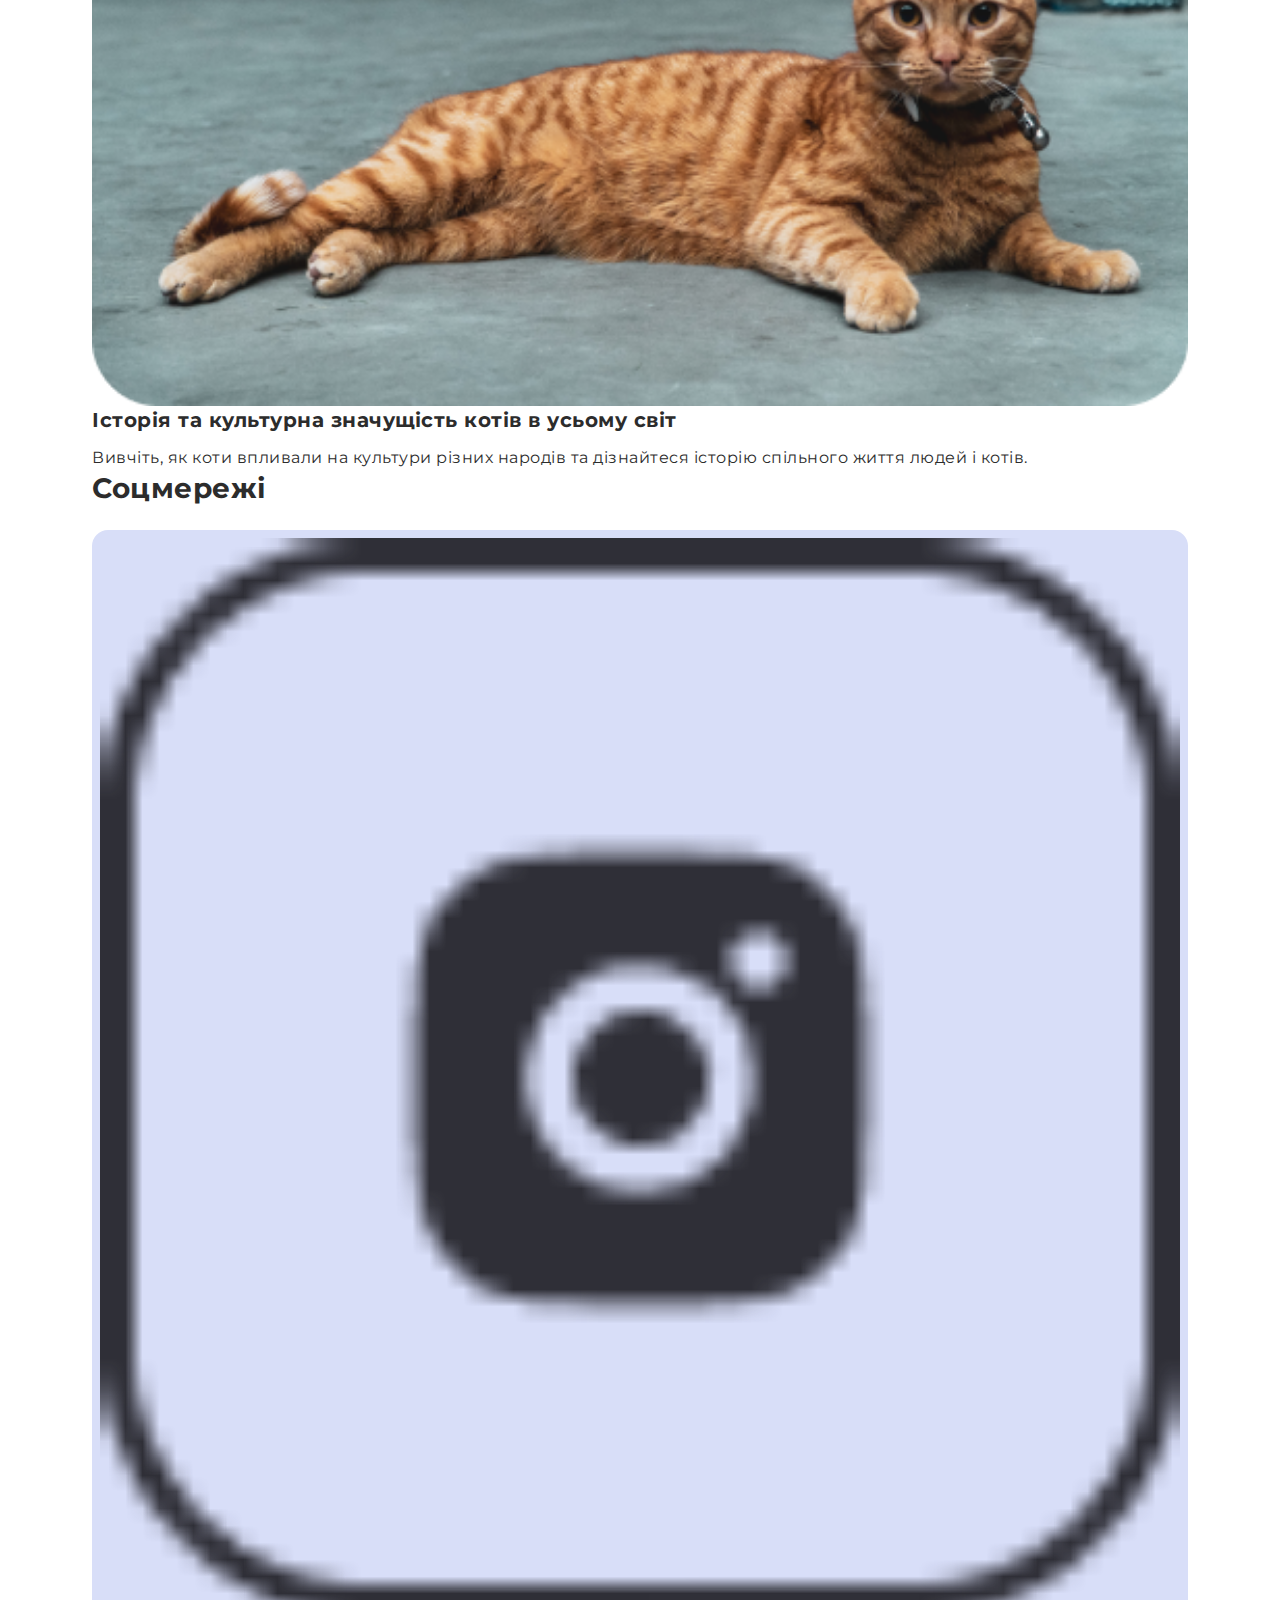
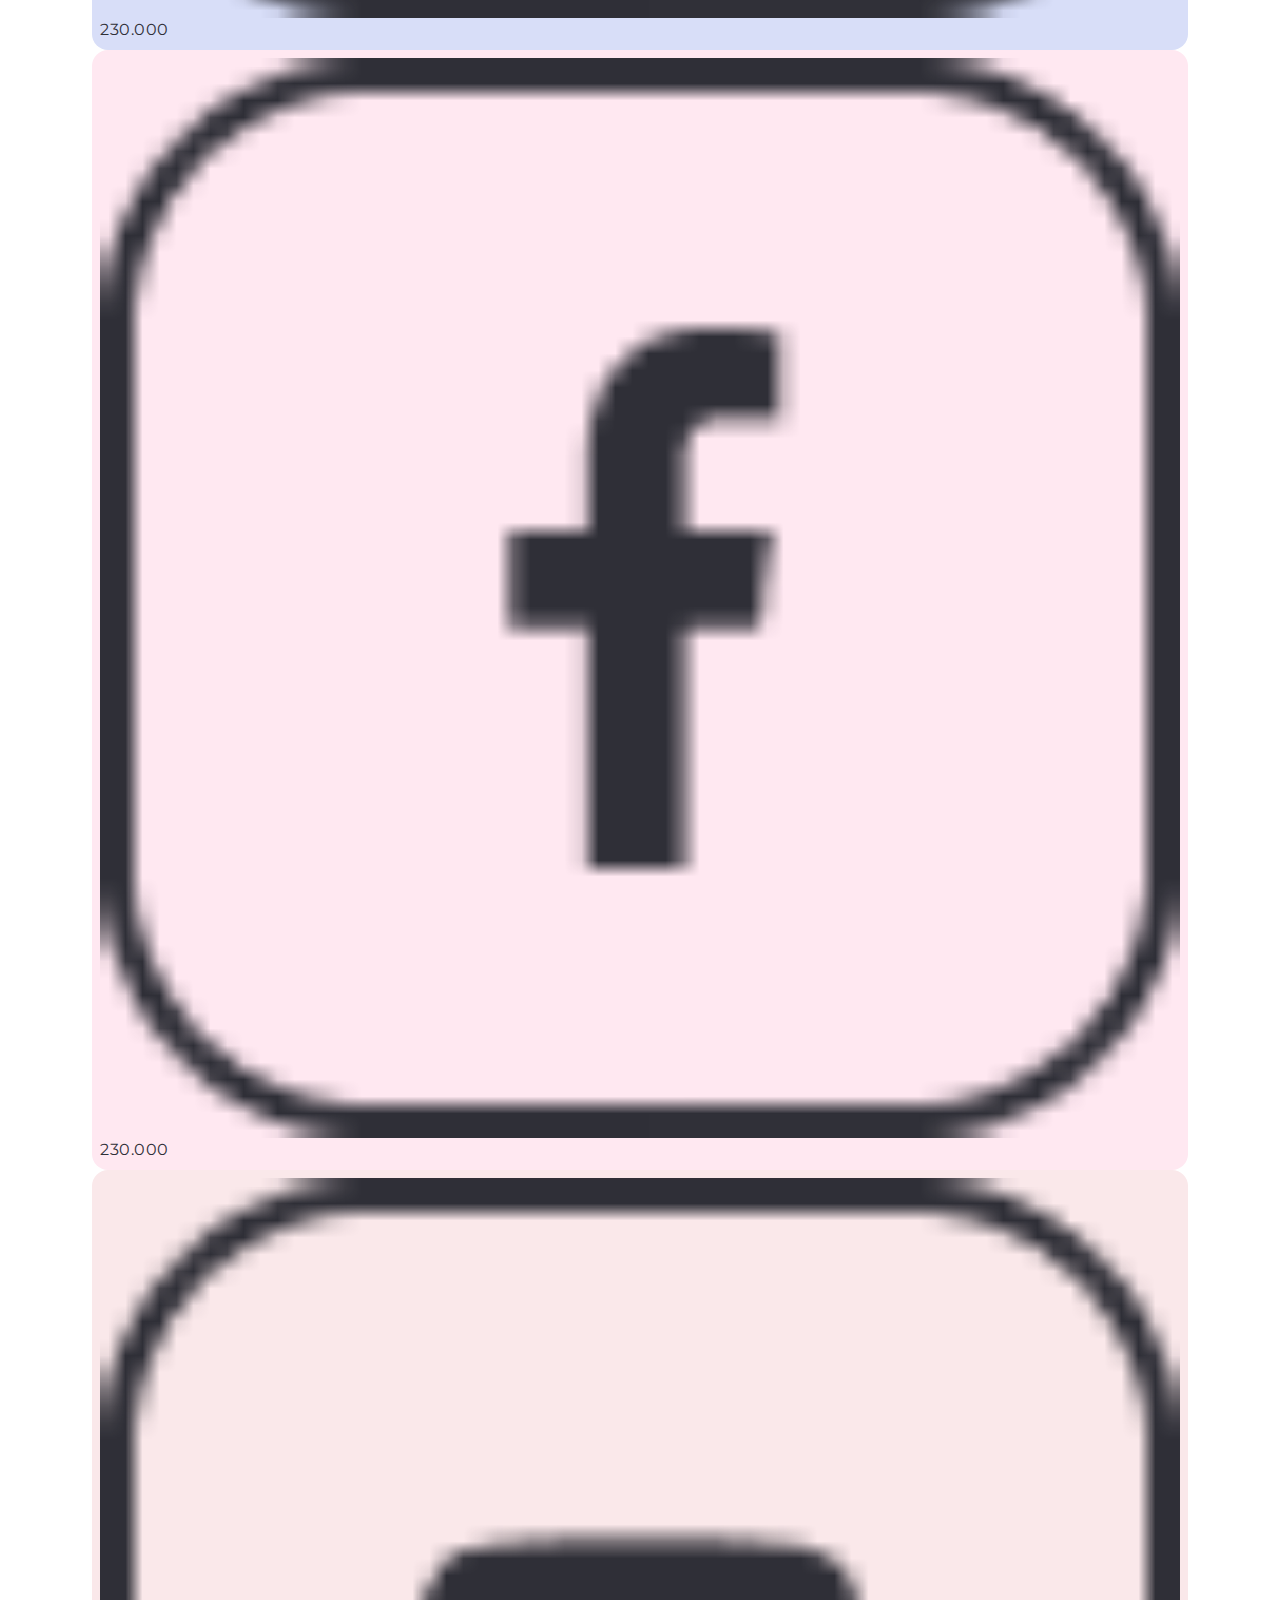
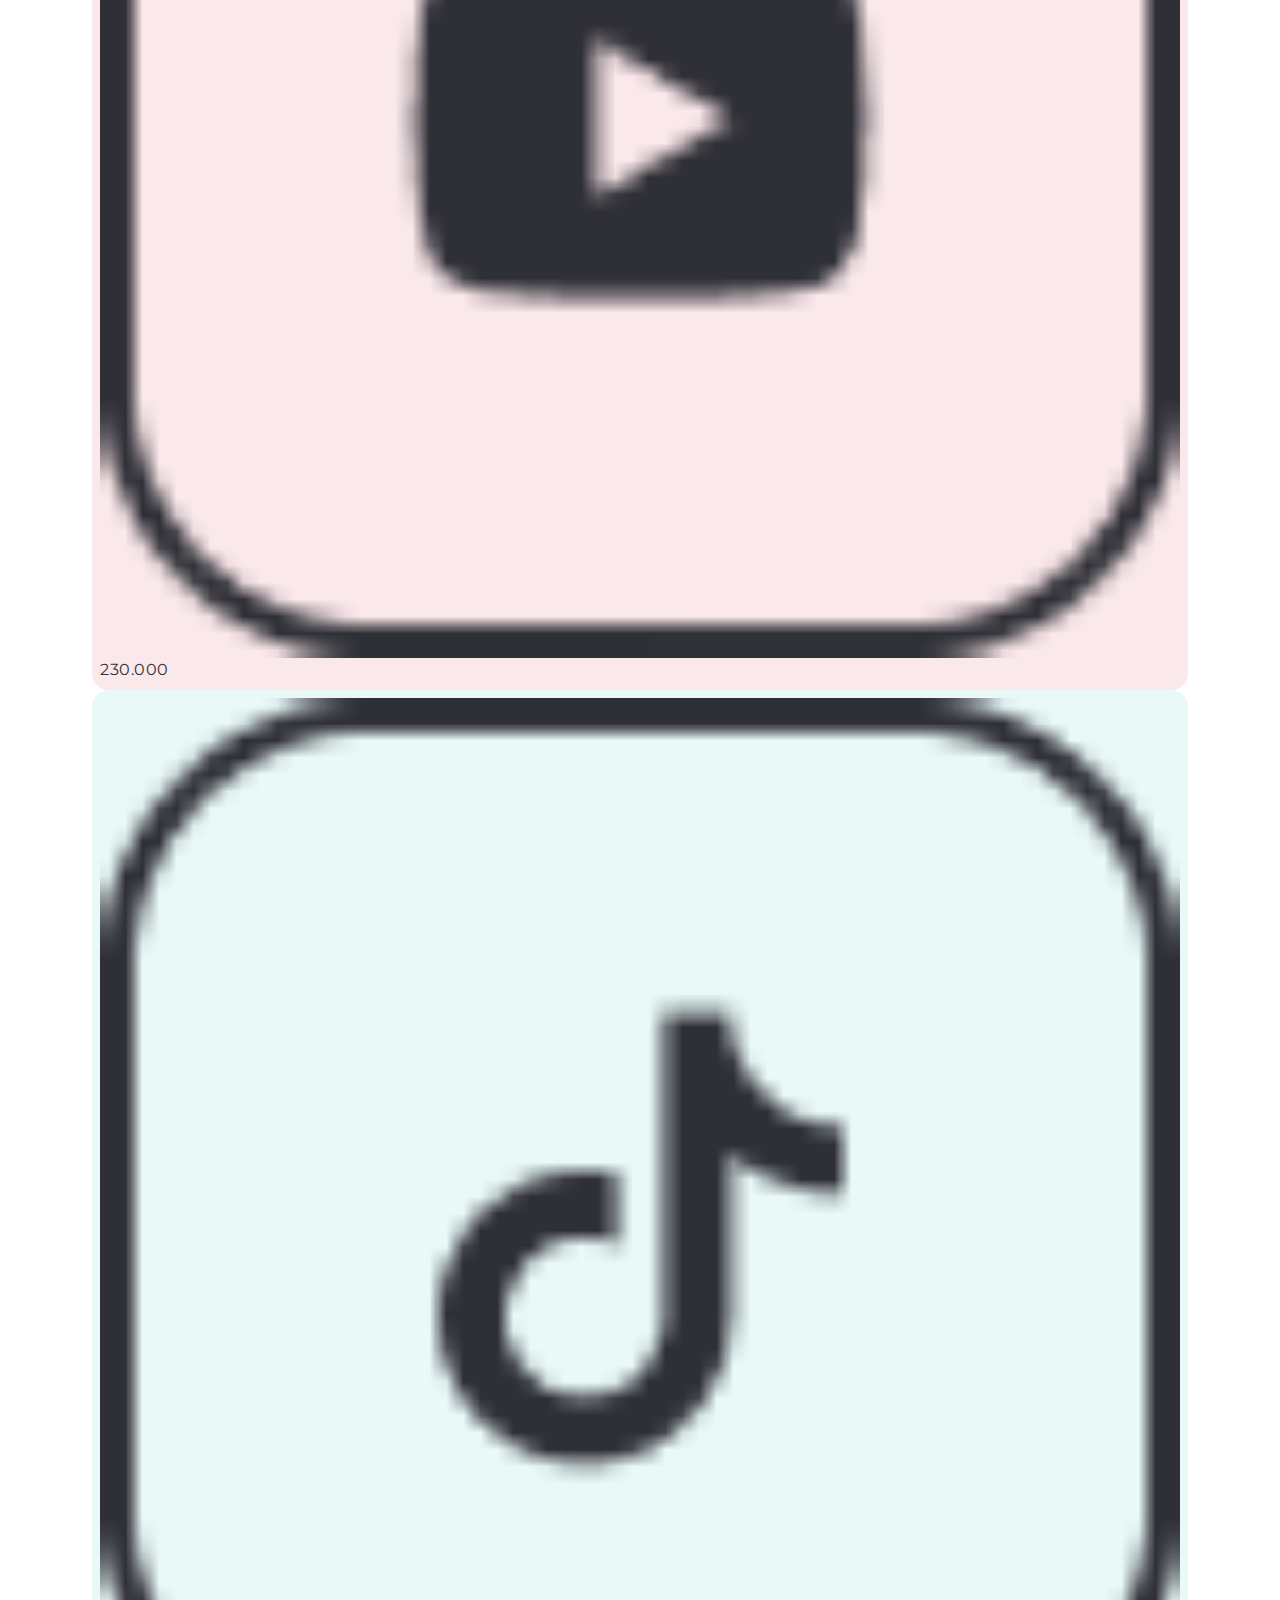
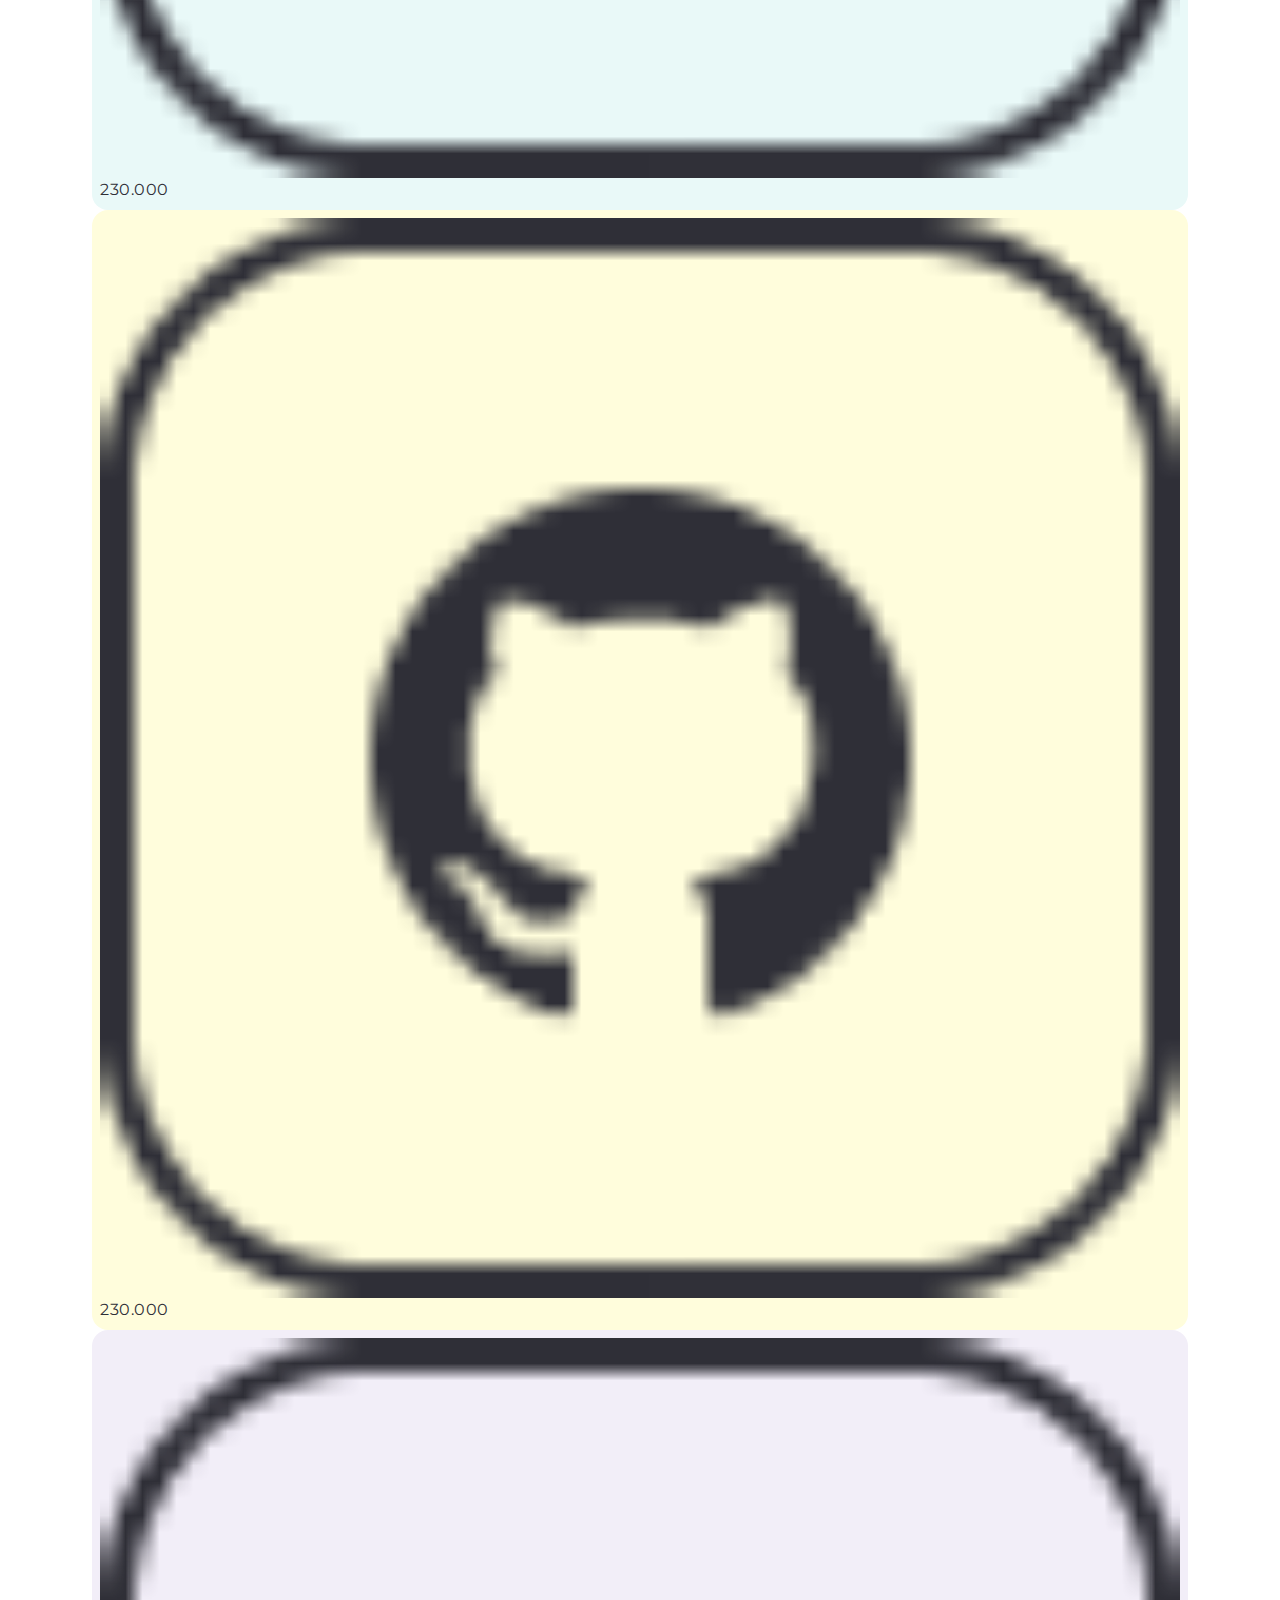
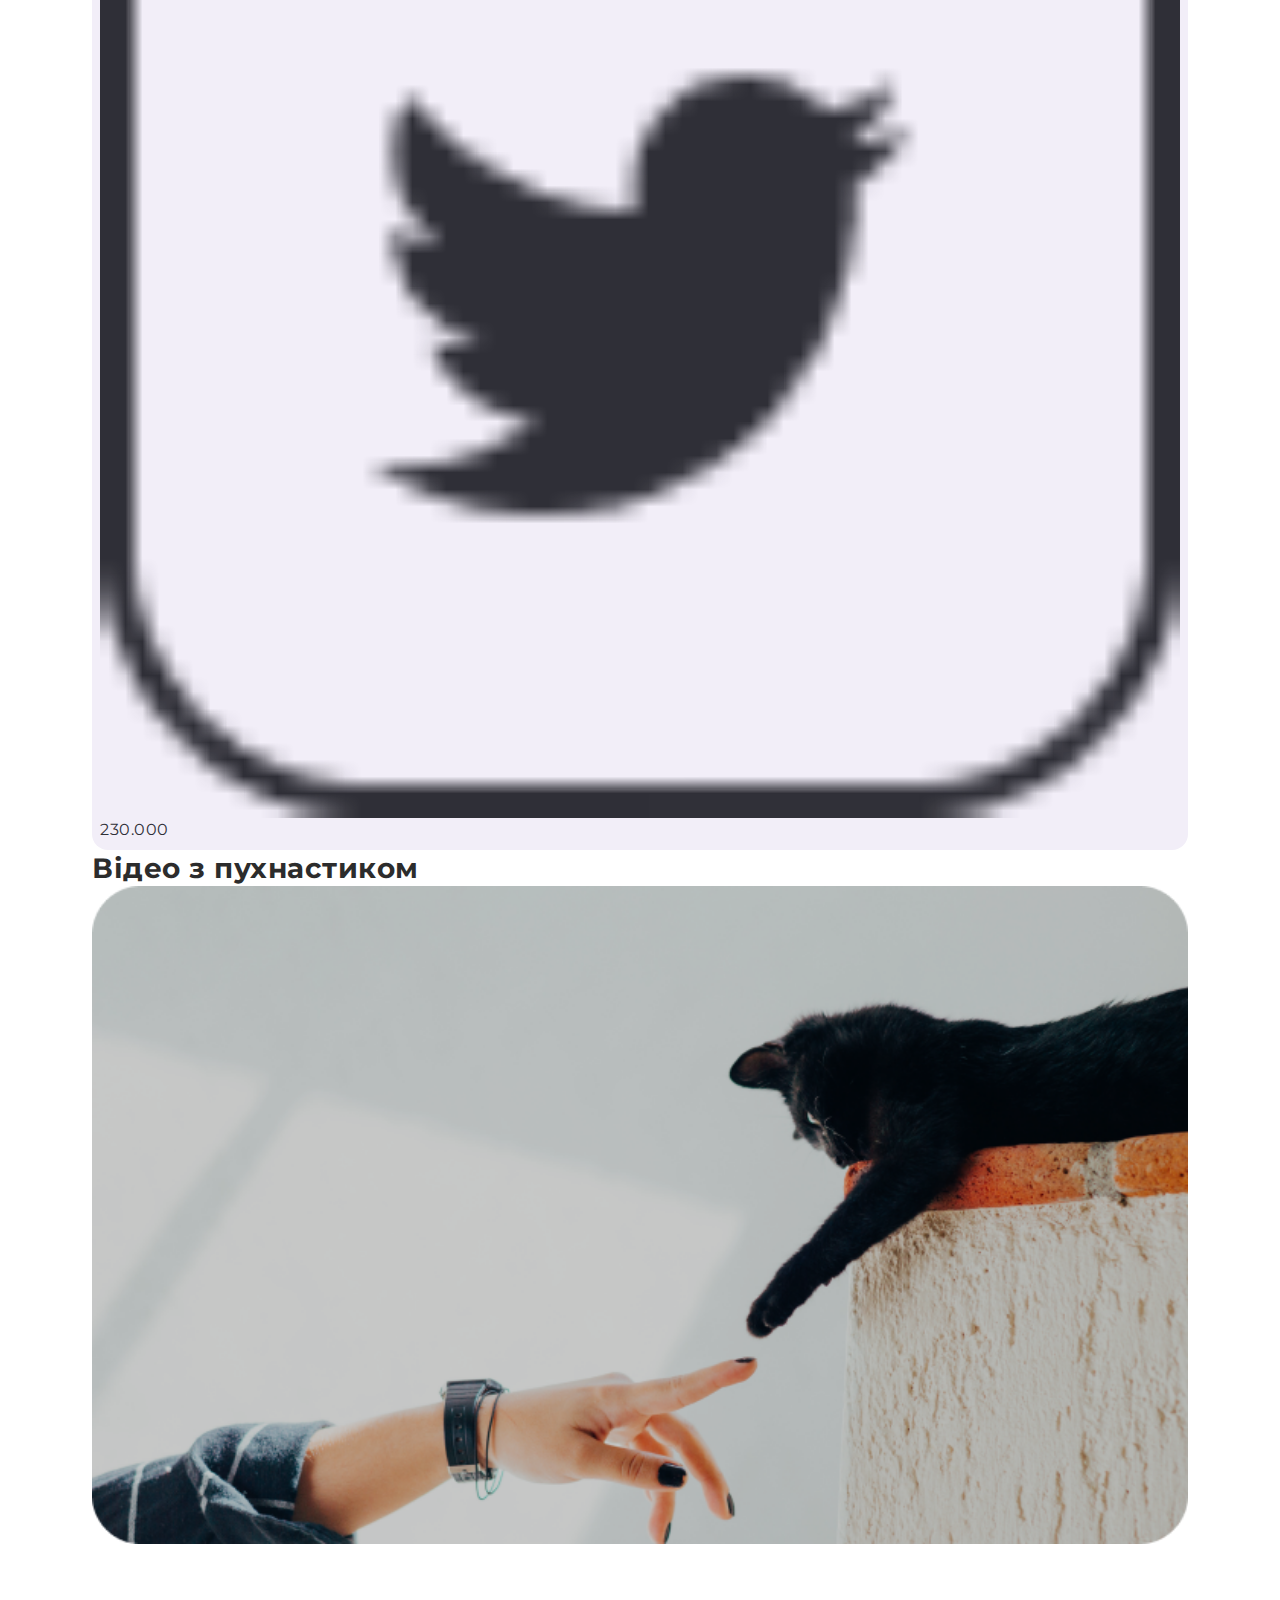
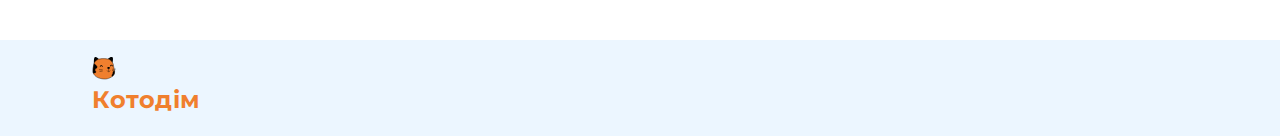
<file: 14-Project(header)/start code/index.html>
<!DOCTYPE html>
<html lang="en">
  <head>
    <meta charset="UTF-8" />
    <meta name="viewport" content="width=device-width, initial-scale=1.0" />
    <link rel="preconnect" href="https://fonts.googleapis.com" />
    <link rel="preconnect" href="https://fonts.gstatic.com" crossorigin />
    <link
      href="https://fonts.googleapis.com/css2?family=Montserrat:wght@400;700&display=swap"
      rel="stylesheet"
    />
    <link rel="stylesheet" href="./styles.css" />
    <title>Котодім</title>
  </head>

  <body>
    <header class="header">
      <div class="container header-container">
        <img src="./img/cat.svg" alt="cat" class="logo" />
        <h1 class="label">Котодім</h1>
      </div>
    </header>
    <main class="main">
      <div class="container">
        <ul class="posts">
          <li class="post">
            <a href="#">
              <img src="./img/picture 1.png" alt="kitten" class="post-img" />
              <div class="overlay">
                <h2 class="post-title sub-title">
                  Коти та їхні чудові навички: від полювання до загадкових
                  здібностей
                </h2>
              </div>
            </a>
          </li>
          <li class="post">
            <a href="#">
              <img
                src="./img/picture 2.png"
                alt="scary kitten"
                class="post-img"
              />
              <div class="overlay">
                <h2 class="post-title sub-title">
                  Коти в літературі та мистецтві: від Егіпетських богів до
                  сучасних майстрів
                </h2>
              </div>
            </a>
          </li>
          <li class="post">
            <a href="#">
              <img src="./img/picture 3.png" alt="cat" class="post-img" />
              <div class="overlay">
                <h2 class="post-title sub-title">
                  Котячі породи для активних власників: як вибрати компаньйона
                </h2>
              </div>
            </a>
          </li>
        </ul>
        <section class="longread">
          <ul class="blog">
            <li class="blog-item">
              <a href="#" class="blog-link">
                <img src="./img/1.png" alt="cat" class="blog-photo" />
                <div class="wrapper">
                  <h2 class="blog-title sub-title">
                    Забавні факти про котів, які вас здивують
                  </h2>
                  <p class="blog-text">
                    Веселі та цікаві факти про котів, які піднімуть вам настрій
                    та розкажуть про їхні унікальність.
                  </p>
                </div>
              </a>
            </li>
            <li class="blog-item">
              <a href="#" class="blog-link">
                <img src="./img/2.png" alt="cats" class="blog-photo" />
                <div class="wrapper">
                  <h2 class="blog-title sub-title">
                    Найпопулярніші породи котів: який кіт підходить вам?
                  </h2>
                  <p class="blog-text">
                    Вивчіть найпопулярніші породи котів і їхні особливості, щоб
                    зробити інформований вибір, який підходить саме вам.
                  </p>
                </div>
              </a>
            </li>
            <li class="blog-item">
              <a href="#" class="blog-link">
                <img src="./img/4.png" alt="red-cat" class="blog-photo" />
                <div class="wrapper">
                  <h2 class="blog-title sub-title">
                    Як піклуватися про вашого пухнастого друга: догляд за котом
                  </h2>
                  <p class="blog-text">
                    Дізнайтеся про основні аспекти догляду за котом, включаючи
                    годування, гігієну та взаємодію з вашим улюбленцем.
                  </p>
                </div>
              </a>
            </li>
            <li class="blog-item">
              <a href="#" class="blog-link">
                <img src="./img/3.png" alt="red-cat" class="blog-photo" />
                <div class="wrapper">
                  <h2 class="blog-title sub-title">
                    Історія та культурна значущість котів в усьому світ
                  </h2>
                  <p class="blog-text">
                    Вивчіть, як коти впливали на культури різних народів та
                    дізнайтеся історію спільного життя людей і котів.
                  </p>
                </div>
              </a>
            </li>
          </ul>
          <div class="socials">
            <h2 class="socials-title title">Соцмережі</h2>
            <ul class="socials-list">
              <li class="socials-item">
                <a href="#" class="social-link">
                  <img
                    src="./img/instagram.png"
                    alt="instagram"
                    class="social-icon"
                  />
                  <p class="social-subscripers">230.000</p>
                </a>
              </li>
              <li class="socials-item">
                <a href="#" class="social-link">
                  <img
                    src="./img/facebook.png"
                    alt="facebook"
                    class="social-icon"
                  />
                  <p class="social-subscripers">230.000</p>
                </a>
              </li>
              <li class="socials-item">
                <a href="#" class="social-link">
                  <img
                    src="./img/youtube.png"
                    alt="youtube"
                    class="social-icon"
                  />
                  <p class="social-subscripers">230.000</p>
                </a>
              </li>
              <li class="socials-item">
                <a href="#" class="social-link">
                  <img
                    src="./img/tiktok.png"
                    alt="tiktok"
                    class="social-icon"
                  />
                  <p class="social-subscripers">230.000</p>
                </a>
              </li>
              <li class="socials-item">
                <a href="#" class="social-link">
                  <img
                    src="./img/github.png"
                    alt="github"
                    class="social-icon"
                  />
                  <p class="social-subscripers">230.000</p>
                </a>
              </li>
              <li class="socials-item">
                <a href="#" class="social-link">
                  <img
                    src="./img/twitter.png"
                    alt="twitter"
                    class="social-icon"
                  />
                  <p class="social-subscripers">230.000</p>
                </a>
              </li>
            </ul>
          </div>
          <div class="video">
            <h2 class="video-title title">Відео з пухнастиком</h2>
            <img src="./img/picture.png" alt="video" />
          </div>
        </section>
      </div>
    </main>
    <footer class="footer">
      <div class="container">
        <img src="./img/cat.svg" alt="cat" class="logo" />
        <h2 class="label">Котодім</h2>
      </div>
    </footer>
  </body>
</html>
</file>
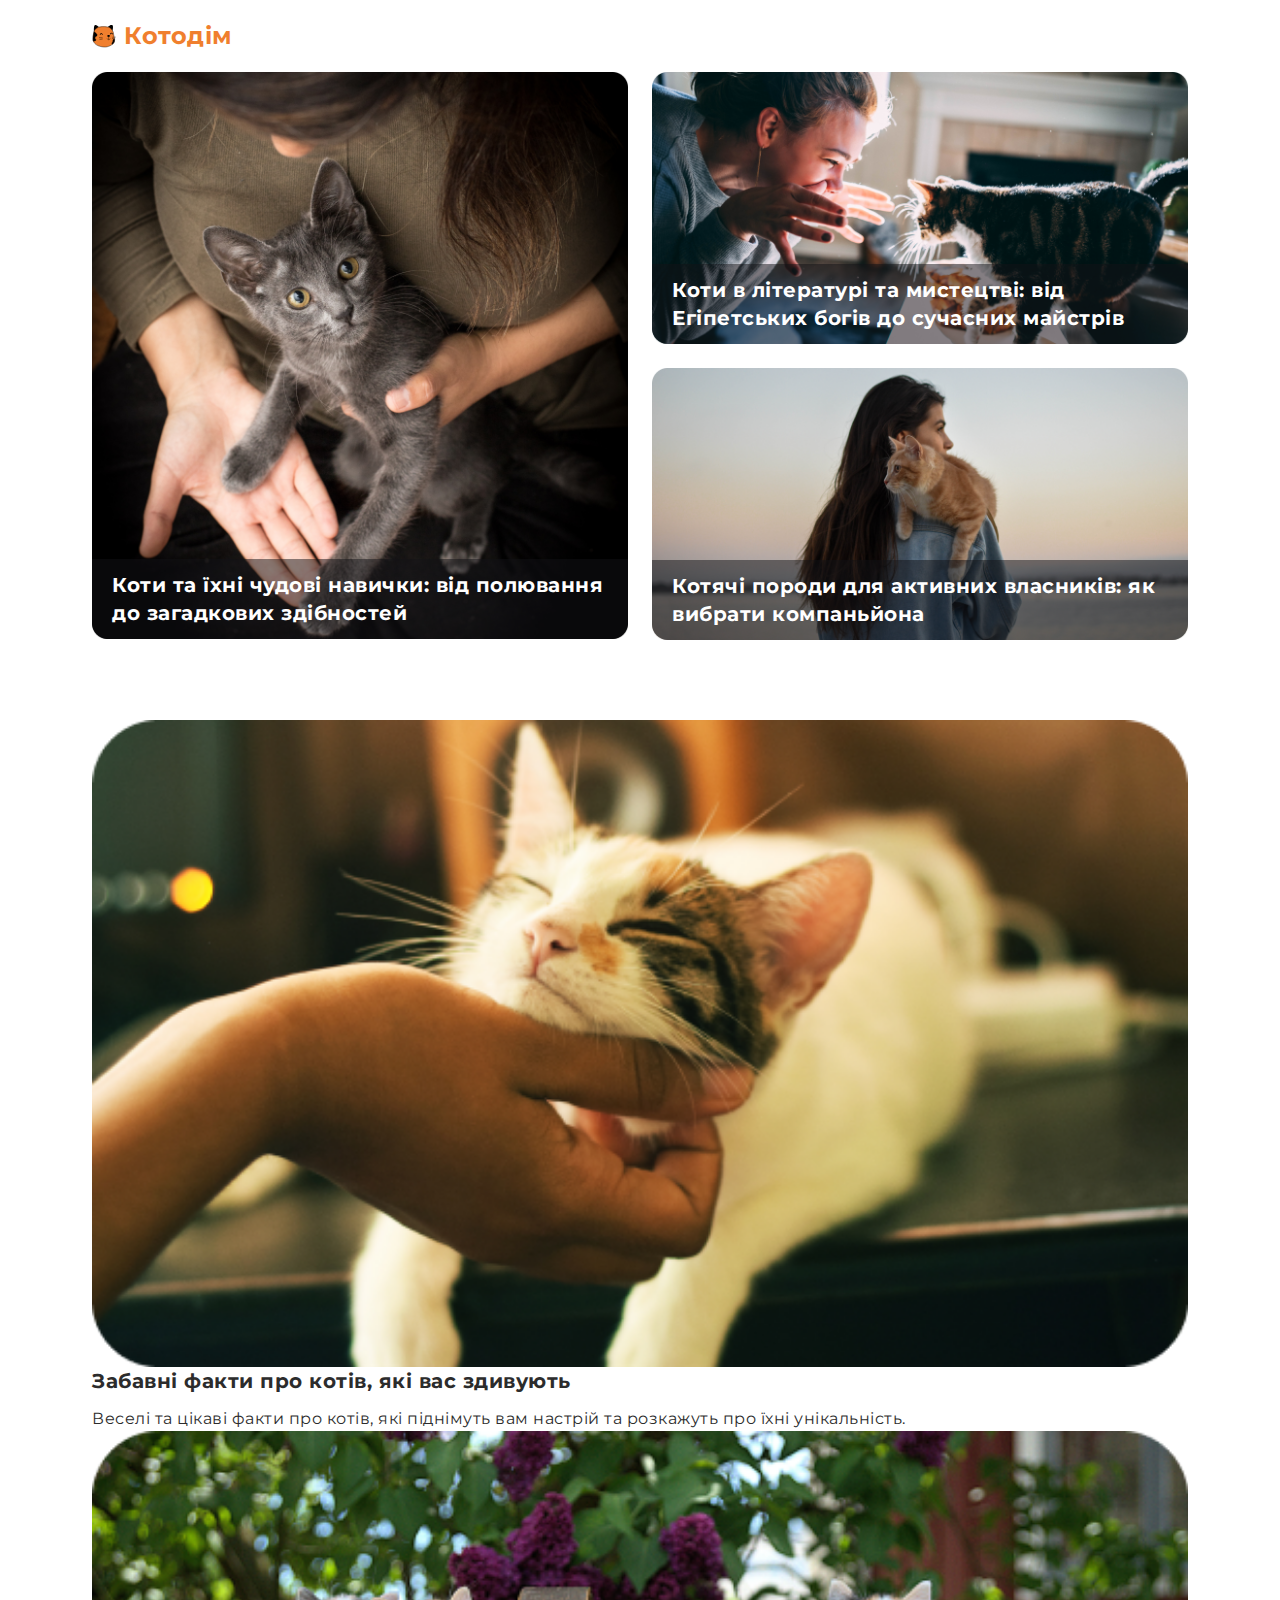
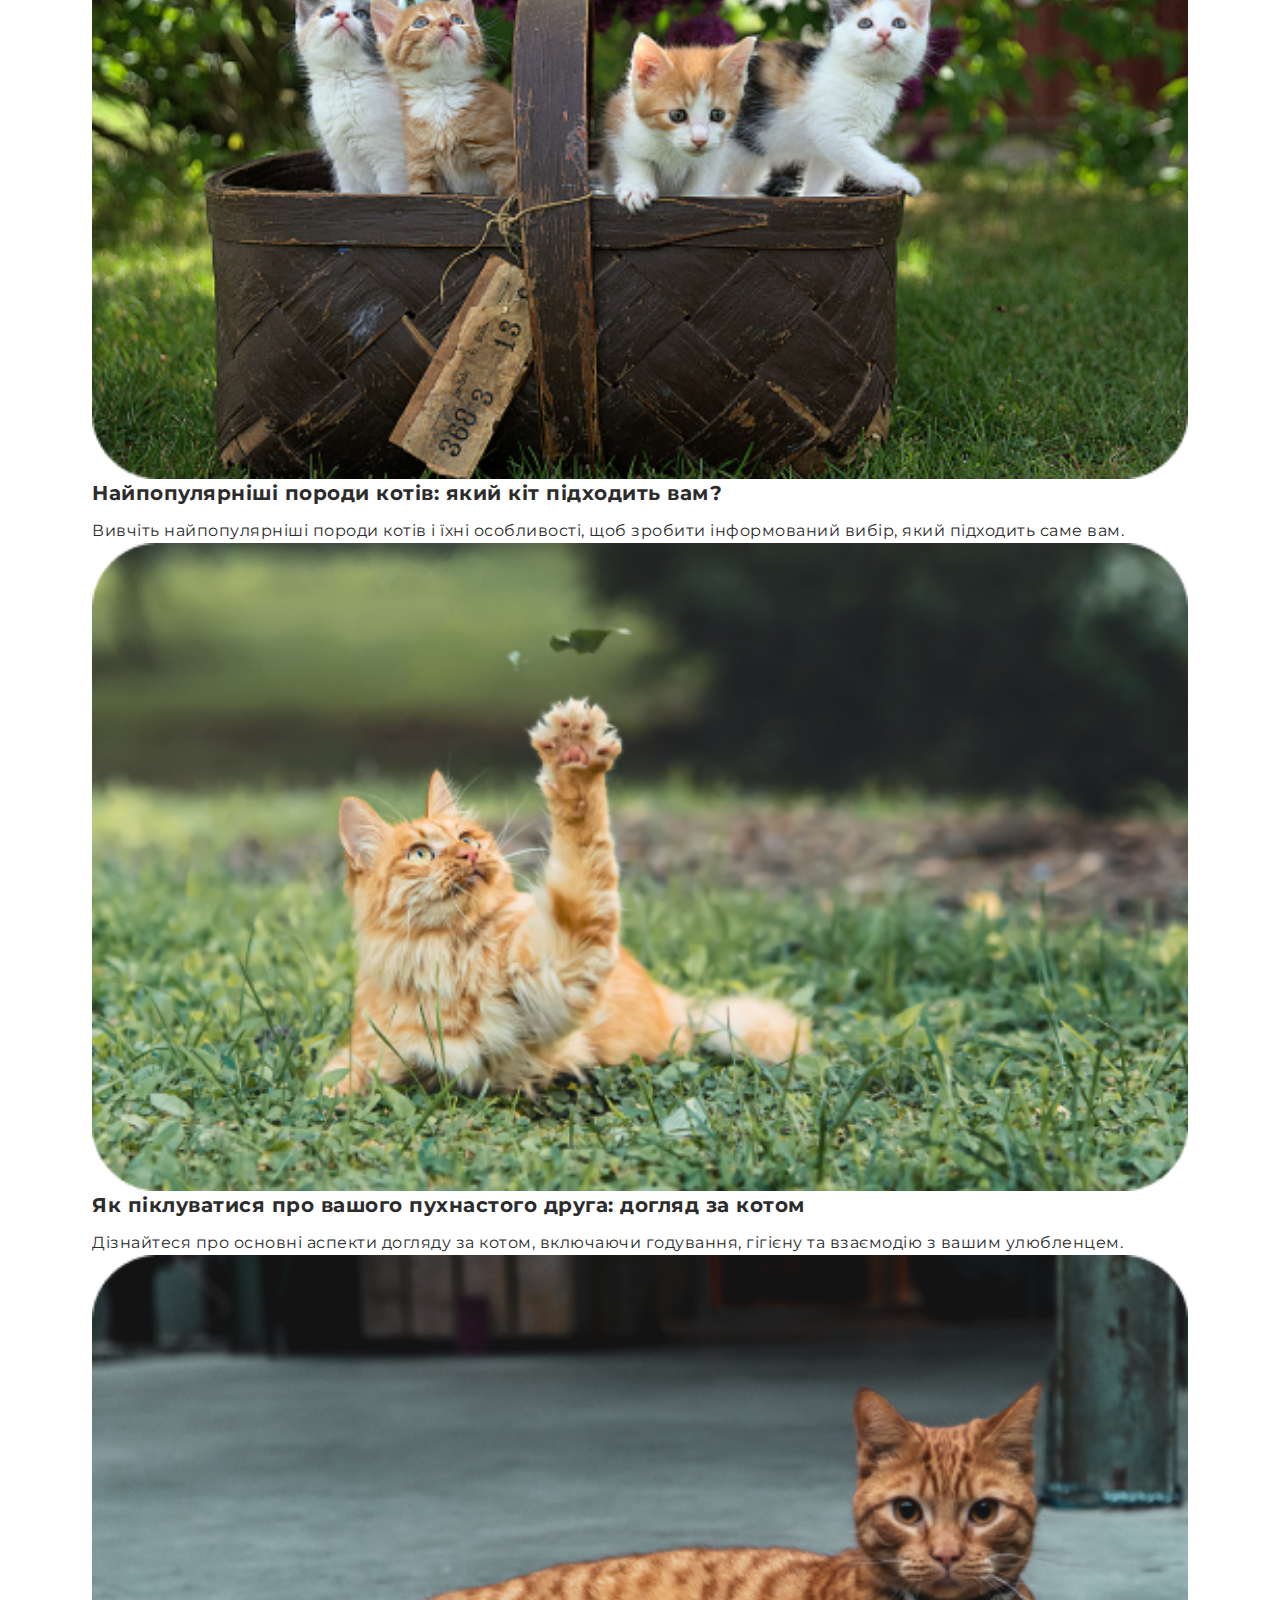
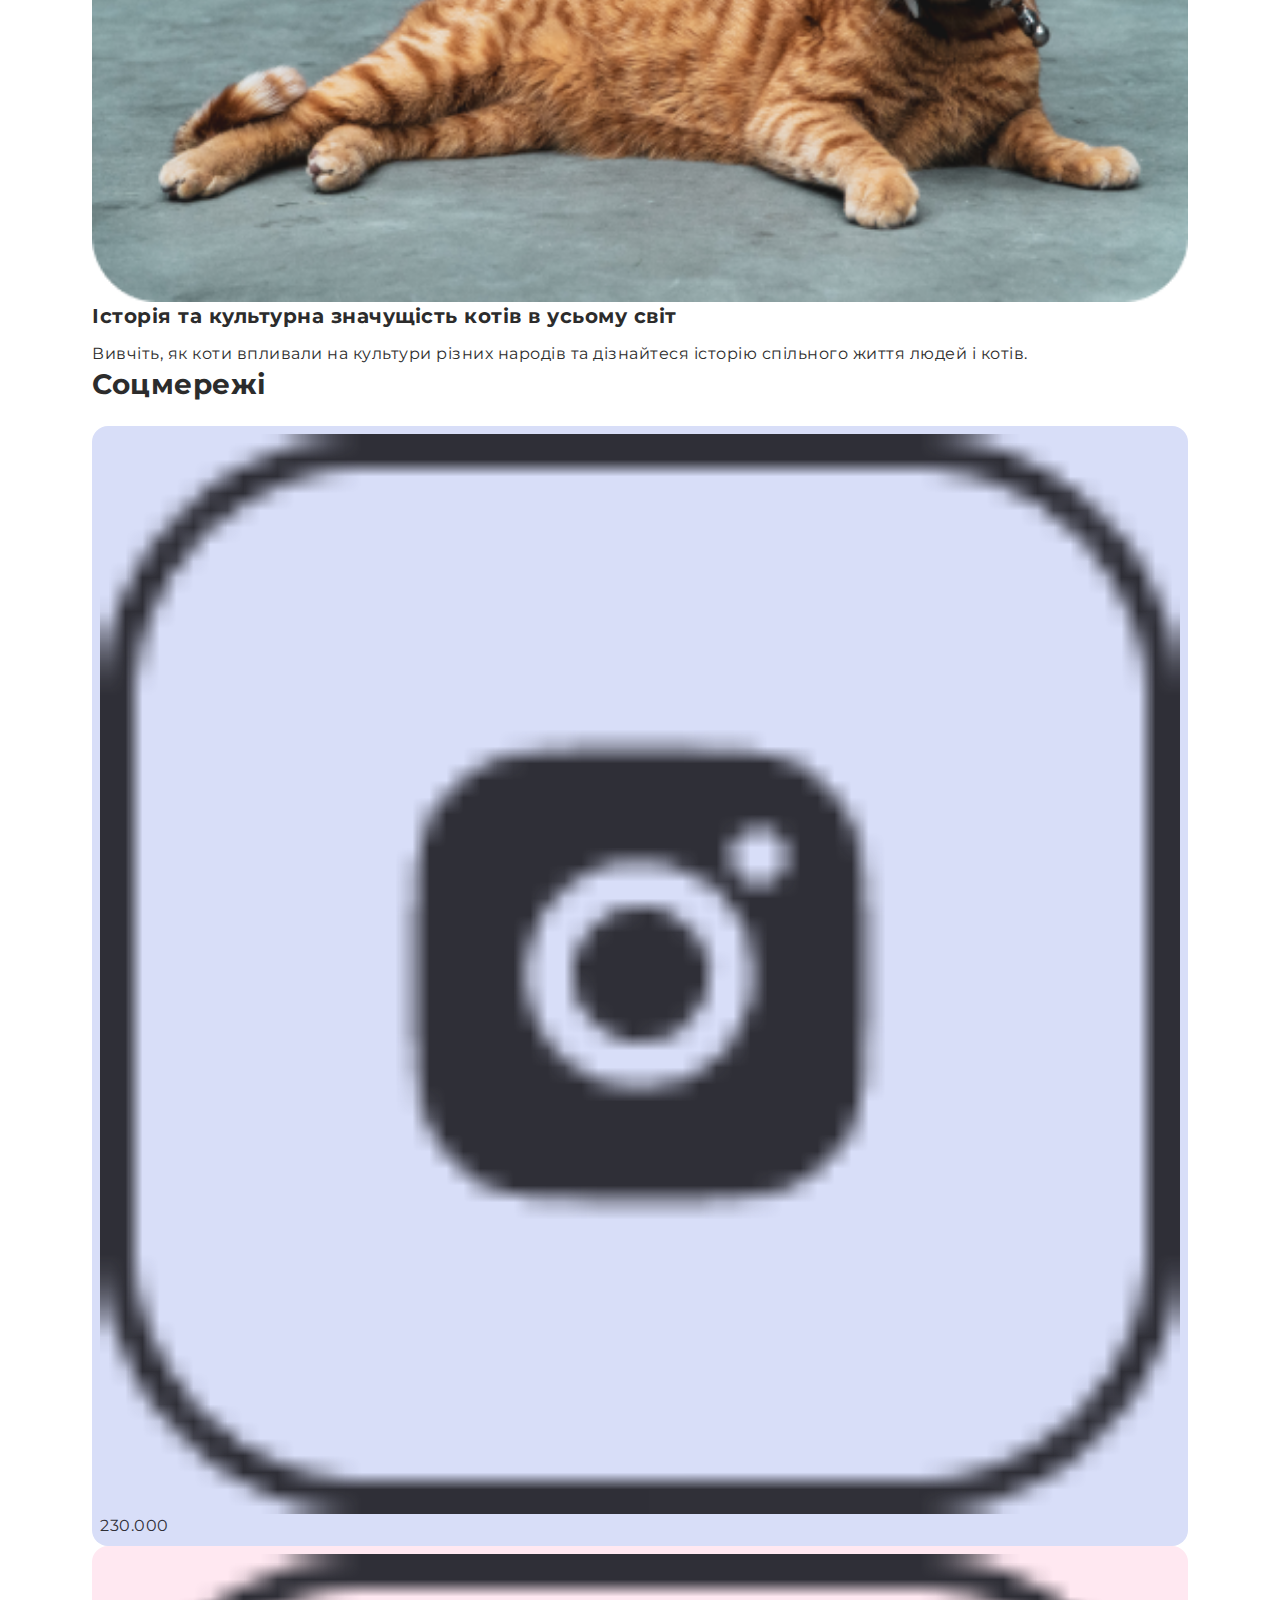
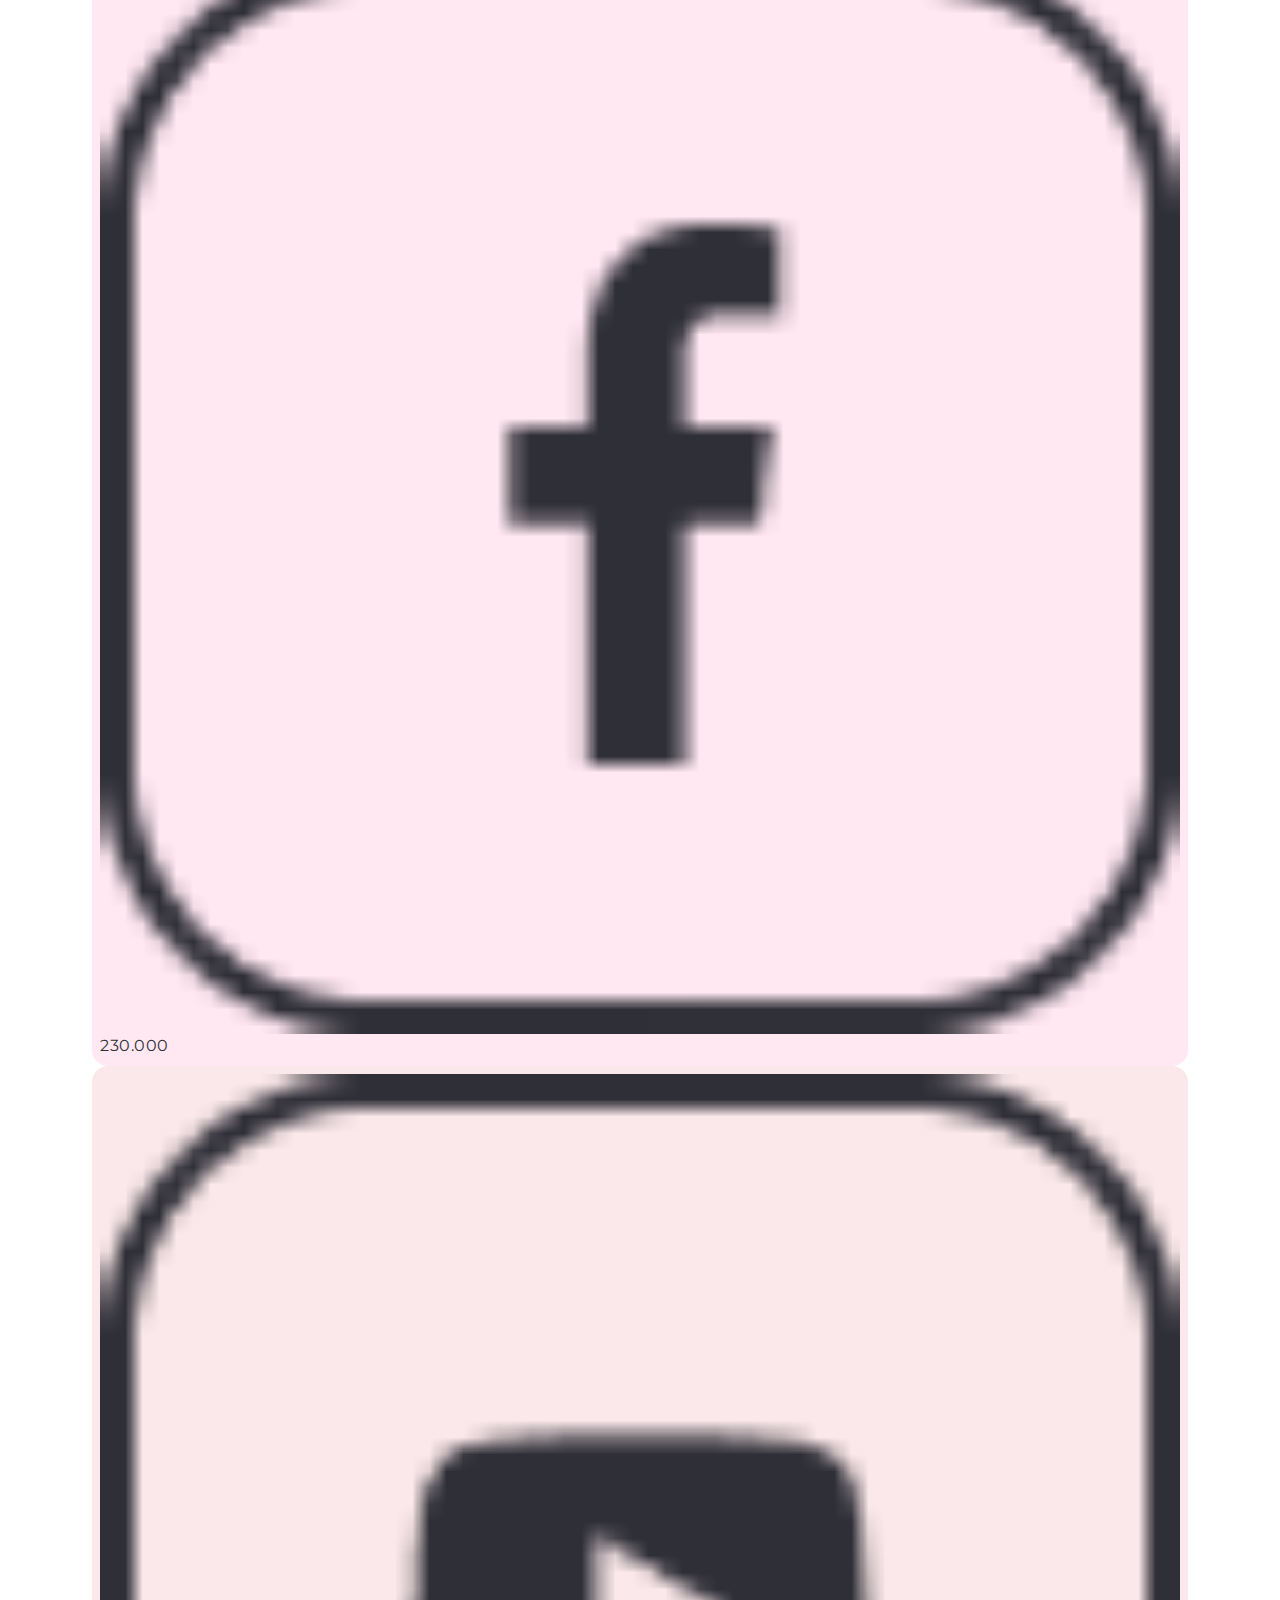
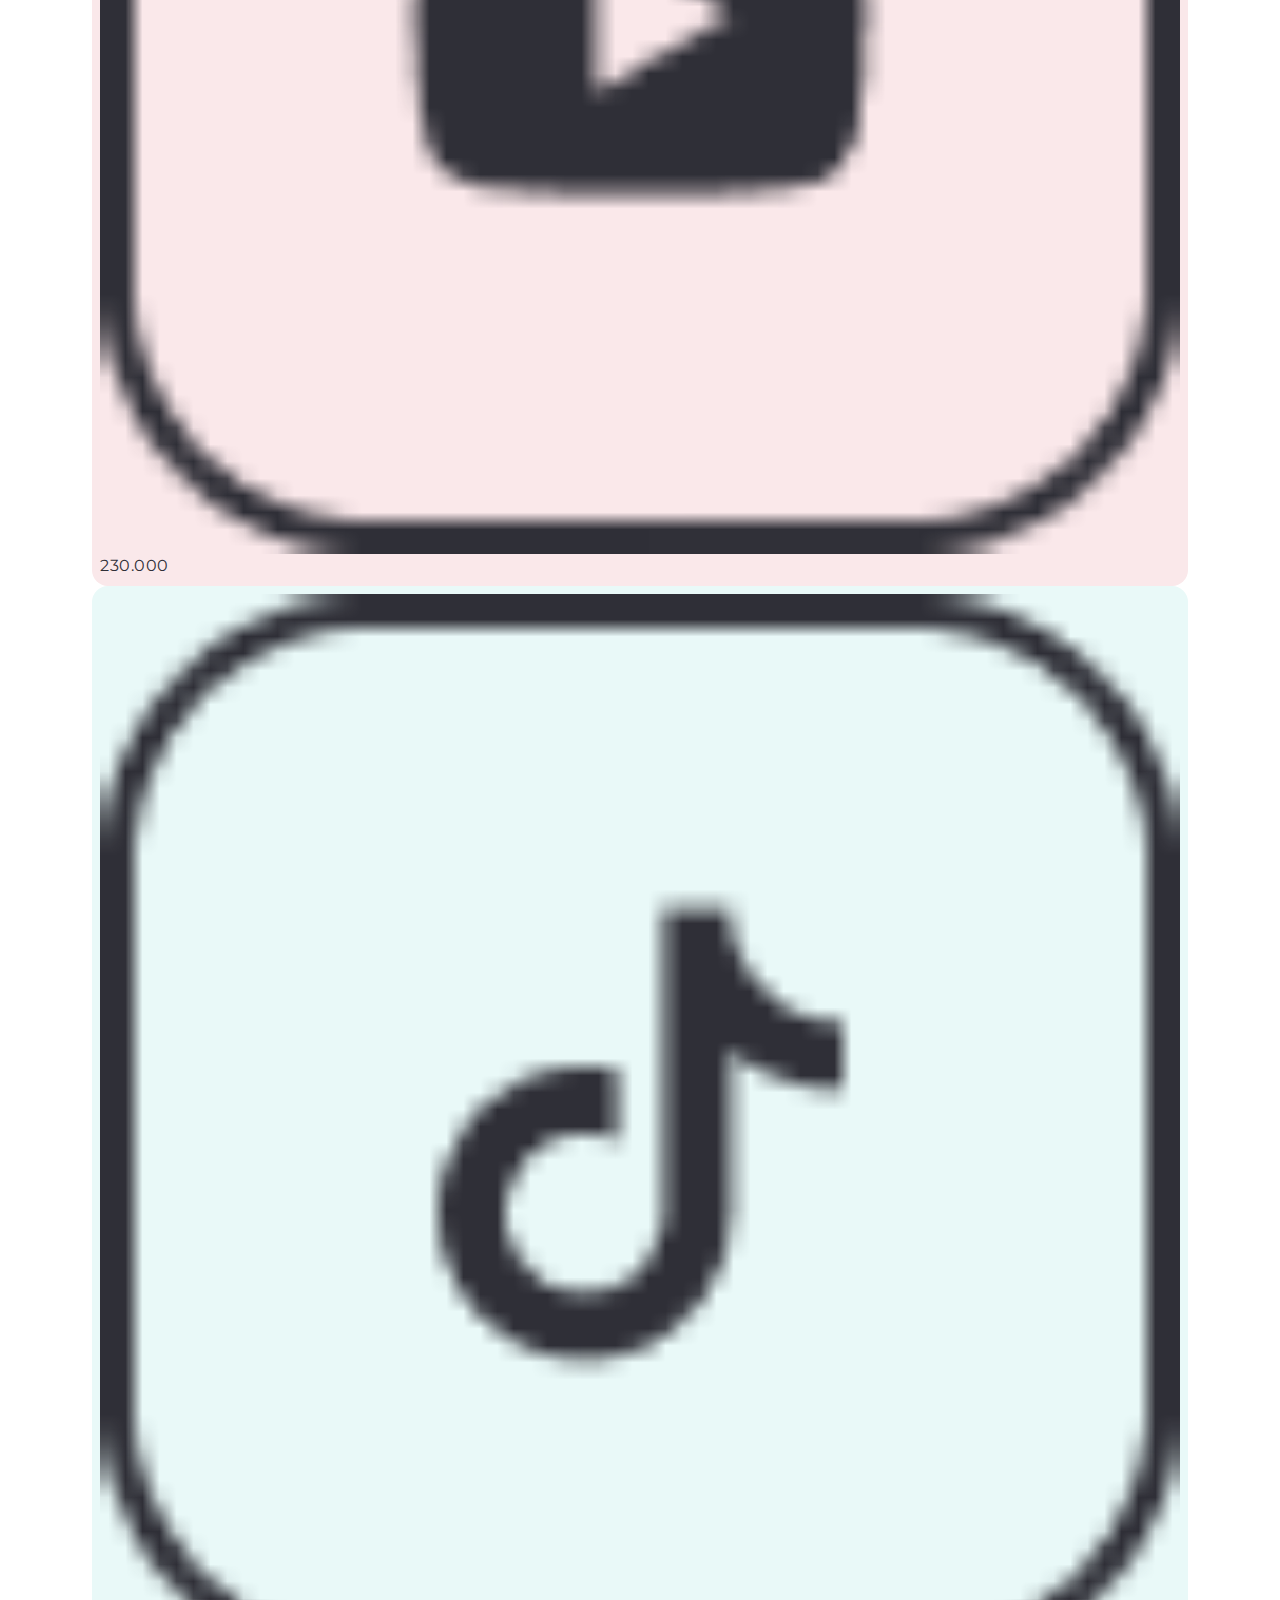
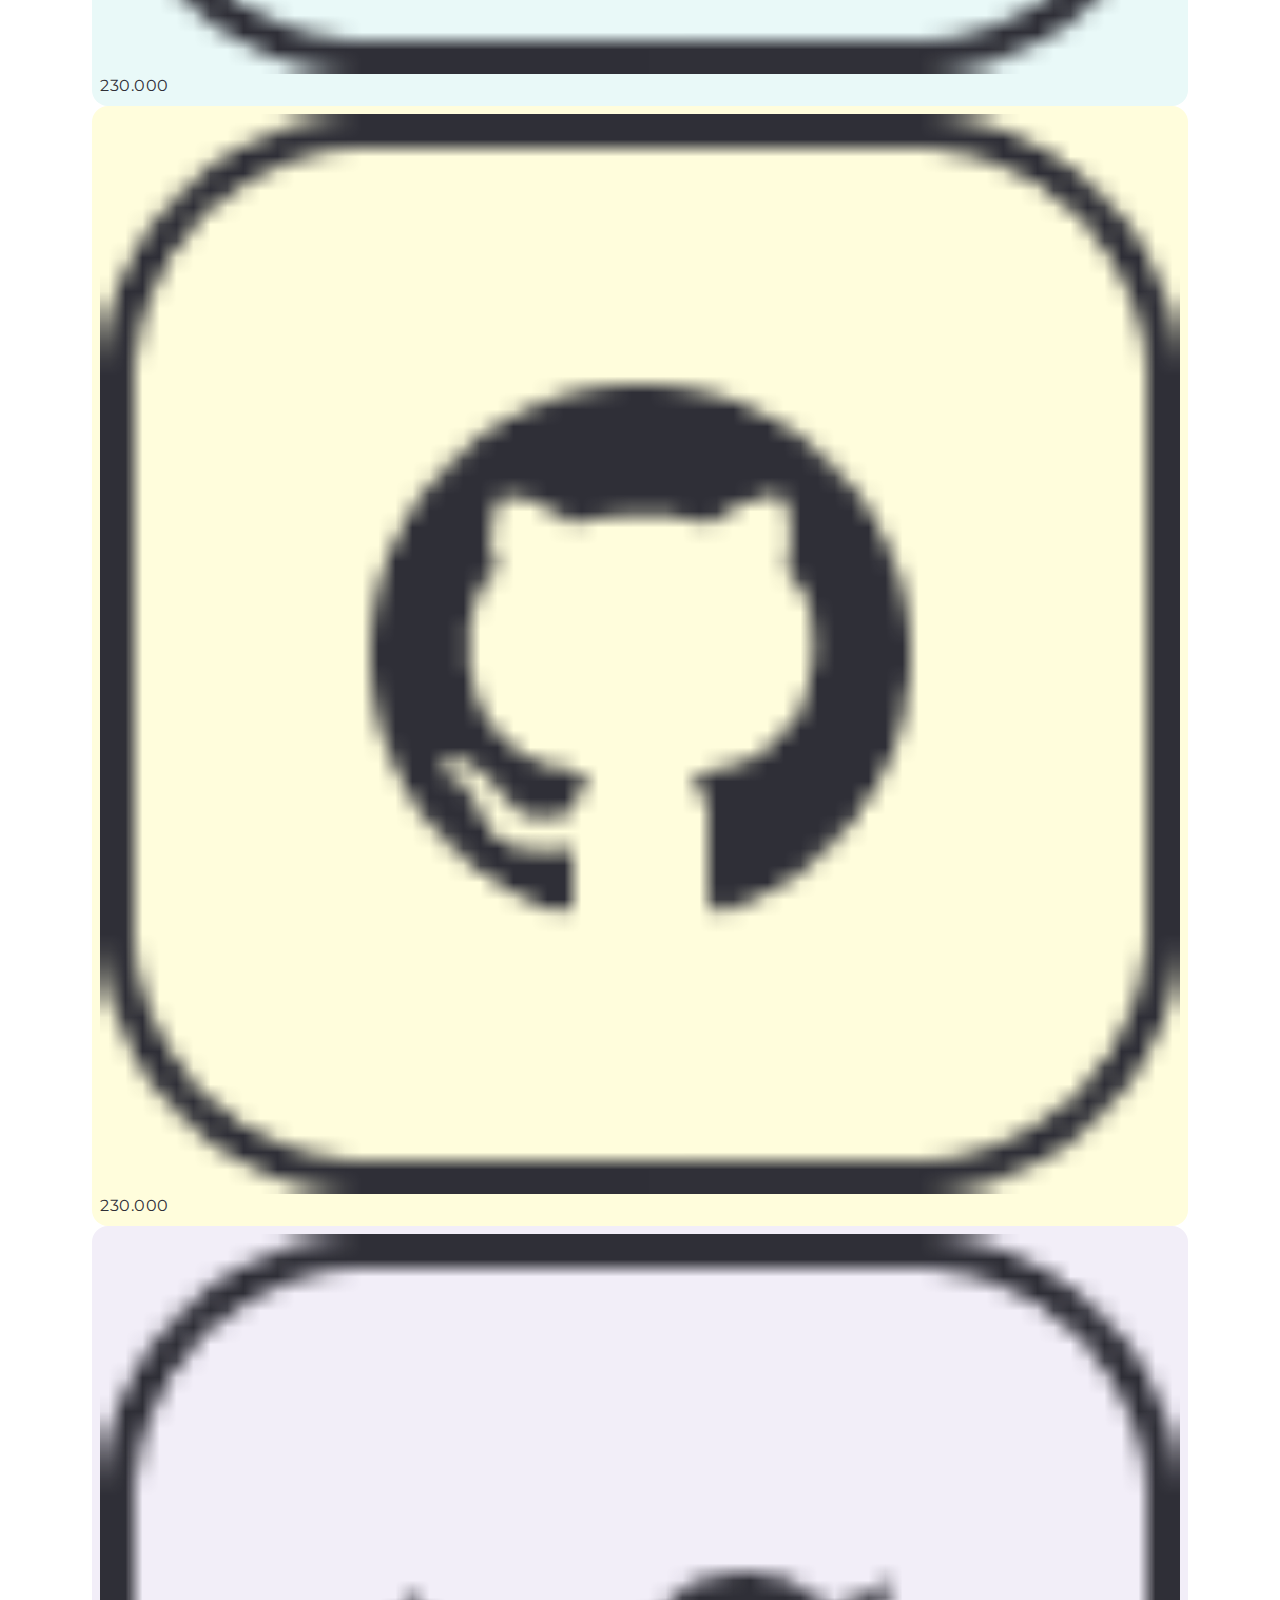
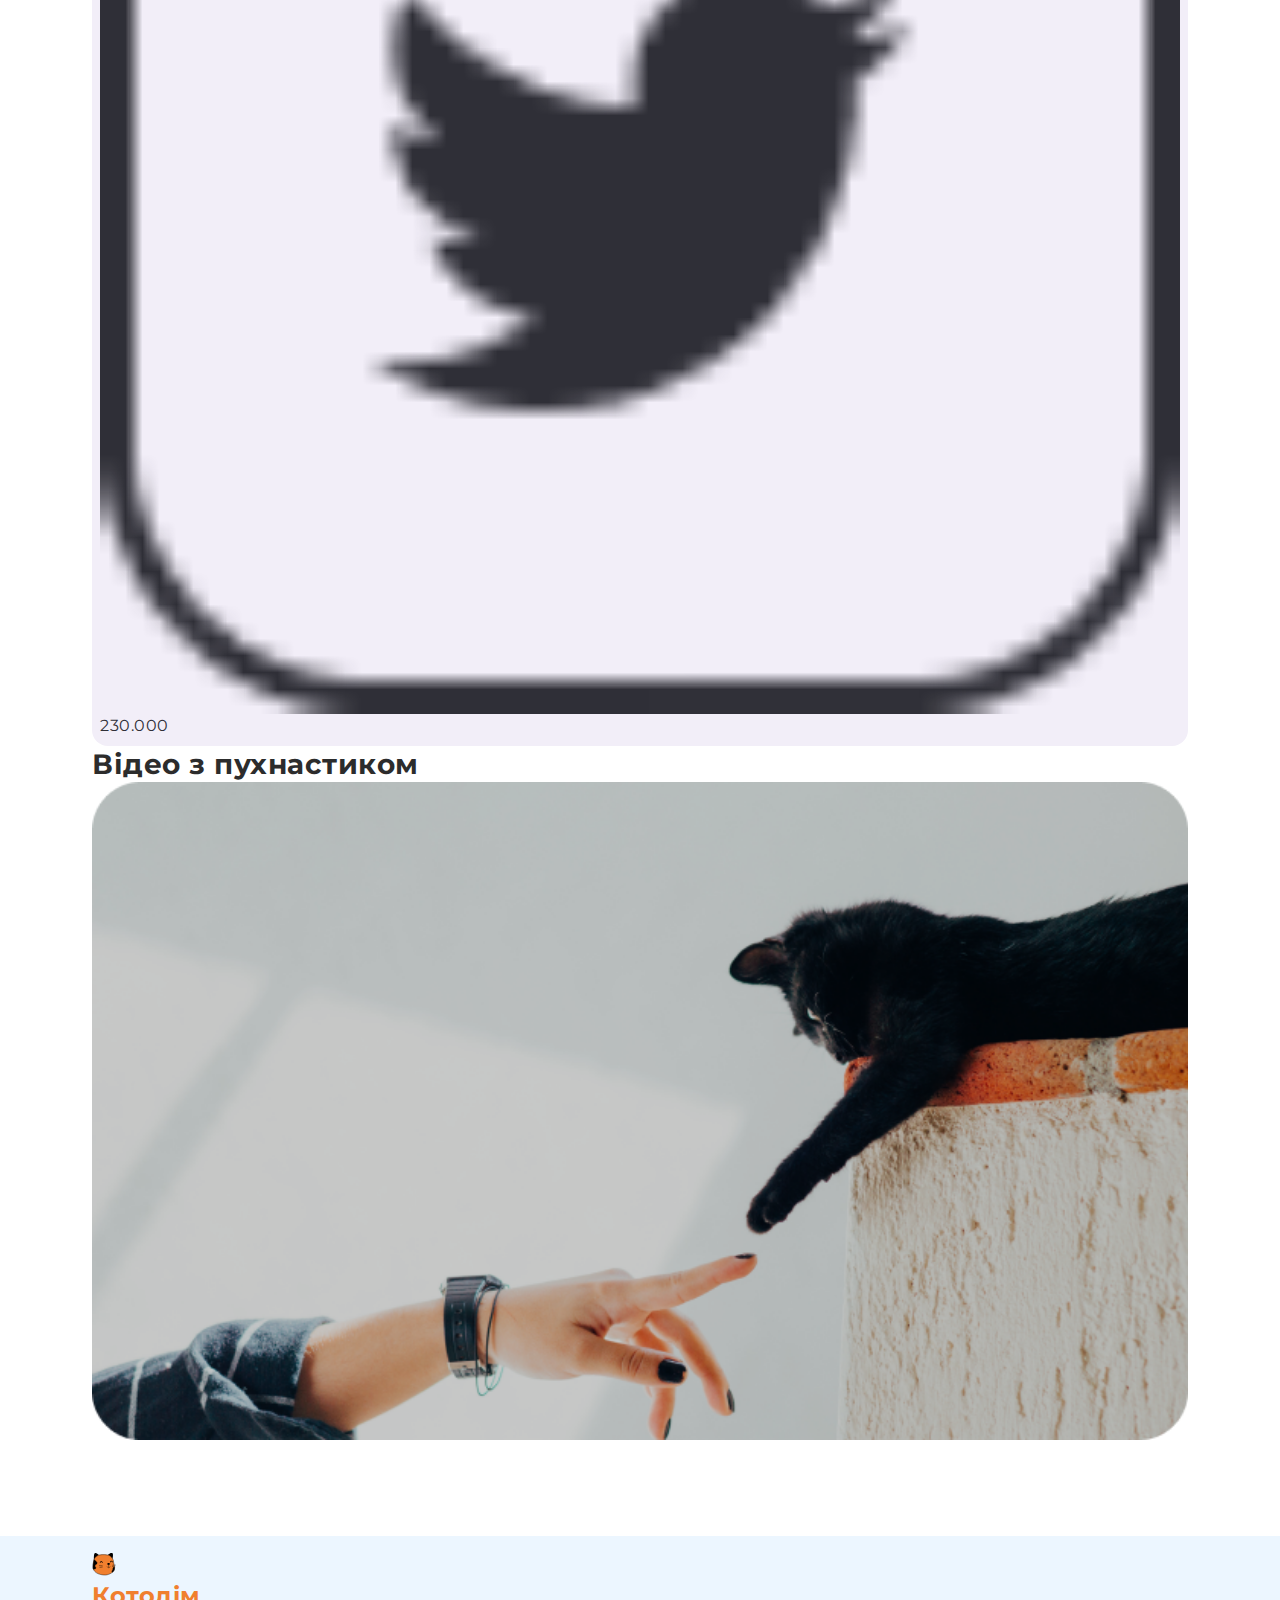
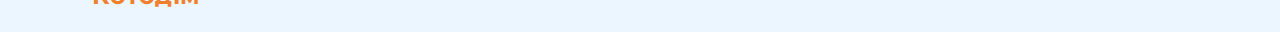
<file: 15-Project (first section)/finish code/index.html>
<!DOCTYPE html>
<html lang="en">

<head>
    <meta charset="UTF-8">
    <meta name="viewport" content="width=device-width, initial-scale=1.0">
    <link rel="preconnect" href="https://fonts.googleapis.com">
    <link rel="preconnect" href="https://fonts.gstatic.com" crossorigin>
    <link href="https://fonts.googleapis.com/css2?family=Montserrat:wght@400;700&display=swap" rel="stylesheet">
    <link rel="stylesheet" href="./styles.css">
    <title>Project</title>
</head>

<body>
    <header class="header">
        <div class="container header-container">
            <img src="./img/cat.svg" alt="cat" class="logo">
            <h1 class="label">Котодім</h1>
        </div>
    </header>
    <main class="main">
        <div class="container">
            <ul class="posts">
                <li class="post">
                    <a href="#">
                        <picture>
                            <!-- For viewports wider than 768px -->
                            <source media="(min-width: 768px)" srcset="img/picture-1.png">

                            <!-- For viewports between 320px and 768px -->
                            <source media="(min-width: 320px) and (max-width: 767px)" srcset="img/picture-1-small.png">

                            <!-- Fallback content -->
                            <img src="img/picture-1-small.png" alt="Description of Image">
                        </picture>
                        <div class="overlay">
                            <h2 class="post-title sub-title">Коти та їхні чудові навички: від полювання до загадкових
                                здібностей</h2>
                        </div>
                    </a>
                </li>
                <li class="post">
                    <a href="#">
                        <img src="./img/picture-2.png" alt="scary kitten" class="post-img">
                        <div class="overlay">
                            <h2 class="post-title sub-title">Коти в літературі та мистецтві: від Егіпетських богів до
                                сучасних
                                майстрів</h2>
                        </div>
                    </a>
                </li>
                <li class="post">
                    <a href="#">
                        <img src="./img/picture-3.png" alt="cat" class="post-img">
                        <div class="overlay">
                            <h2 class="post-title sub-title">Котячі породи для активних власників: як вибрати
                                компаньйона
                            </h2>
                        </div>
                    </a>
                </li>
            </ul>
            <section class="longread">
                <ul class="blog">
                    <li class="blog-item">
                        <a href="#" class="blog-link">
                            <img src="./img/1.png" alt="cat" class="blog-photo">
                            <div class="wrapper">
                                <h2 class="blog-title sub-title">Забавні факти про котів, які вас здивують</h2>
                                <p class="blog-text">Веселі та цікаві факти про котів, які піднімуть вам настрій та
                                    розкажуть про їхні унікальність.</p>
                            </div>
                        </a>
                    </li>
                    <li class="blog-item">
                        <a href="#" class="blog-link">
                            <img src="./img/2.png" alt="cats" class="blog-photo">
                            <div class="wrapper">
                                <h2 class="blog-title sub-title">Найпопулярніші породи котів: який кіт підходить вам?
                                </h2>
                                <p class="blog-text">Вивчіть найпопулярніші породи котів і їхні особливості, щоб зробити
                                    інформований вибір, який підходить саме вам.</p>
                            </div>
                        </a>
                    </li>
                    <li class="blog-item">
                        <a href="#" class="blog-link">
                            <img src="./img/4.png" alt="red-cat" class="blog-photo">
                            <div class="wrapper">
                                <h2 class="blog-title sub-title">Як піклуватися про вашого пухнастого друга: догляд за
                                    котом
                                </h2>
                                <p class="blog-text">Дізнайтеся про основні аспекти догляду за котом, включаючи
                                    годування,
                                    гігієну та взаємодію з вашим улюбленцем.</p>
                            </div>
                        </a>
                    </li>
                    <li class="blog-item">
                        <a href="#" class="blog-link">
                            <img src="./img/3.png" alt="red-cat" class="blog-photo">
                            <div class="wrapper">
                                <h2 class="blog-title sub-title">Історія та культурна значущість котів в усьому світ
                                </h2>
                                <p class="blog-text">Вивчіть, як коти впливали на культури різних народів та дізнайтеся
                                    історію спільного життя людей і котів.</p>
                            </div>
                        </a>
                    </li>
                </ul>
                <div class="socials">
                    <h2 class="socials-title title">Соцмережі</h2>
                    <ul class="socials-list">
                        <li class="socials-item">
                            <a href="#" class="social-link">
                                <img src="./img/instagram.png" alt="instagram" class="social-icon">
                                <p class="social-subscripers">230.000</p>
                            </a>
                        </li>
                        <li class="socials-item">
                            <a href="#" class="social-link">
                                <img src="./img/facebook.png" alt="facebook" class="social-icon">
                                <p class="social-subscripers">230.000</p>
                            </a>
                        </li>
                        <li class="socials-item">
                            <a href="#" class="social-link">
                                <img src="./img/youtube.png" alt="youtube" class="social-icon">
                                <p class="social-subscripers">230.000</p>
                            </a>
                        </li>
                        <li class="socials-item">
                            <a href="#" class="social-link">
                                <img src="./img/tiktok.png" alt="tiktok" class="social-icon">
                                <p class="social-subscripers">230.000</p>
                            </a>
                        </li>
                        <li class="socials-item">
                            <a href="#" class="social-link">
                                <img src="./img/github.png" alt="github" class="social-icon">
                                <p class="social-subscripers">230.000</p>
                            </a>
                        </li>
                        <li class="socials-item">
                            <a href="#" class="social-link">
                                <img src="./img/twitter.png" alt="twitter" class="social-icon">
                                <p class="social-subscripers">230.000</p>
                            </a>
                        </li>
                    </ul>
                </div>
                <div class="video">
                    <h2 class="video-title title">Відео з пухнастиком</h2>
                    <img src="./img/picture.png" alt="video">
                </div>
            </section>
        </div>
    </main>
    <footer class="footer">
        <div class="container">
            <img src="./img/cat.svg" alt="cat" class="logo">
            <h2 class="label">Котодім</h2>
        </div>
    </footer>
</body>

</html>
</file>
<file: 1-display_property/finish-code/styles.css>
@import url(./basic-styles.css);

/* lesson styles */

.container {
  display: grid;
  /* display: inline-grid; */
}
</file>
<file: 1-display_property/start-code/styles.css>
@import url(./basic-styles.css);

/* lesson styles */

.container {
    display: grid;
}
</file>
<file: 10-minmax/finish-code/styles.css>
@import url(./basic-styles.css);

/* lesson styles */

.container {
  display: grid;
  gap: 20px;
  border: 10px solid #000;
  grid-template-columns: repeat(auto-fit, minmax(150px,1fr));
}
</file>
<file: 11-grid-template-areas/finish-code/styles.css>
@import url(./basic-styles.css);

/* lesson styles */

.container {
  display: grid;
  grid-template-columns: repeat(4, 1fr);
  grid-template-rows: repeat(3, 150px);
  gap: 20px;
  grid-template-areas:
    "h h h h"
    "m m . s"
    "f f f f";
}

.header {
  grid-area: h;
}

.main {
  grid-area: m;
}

.sidebar {
  grid-area: s;
}

.footer {
  grid-area: f;
}

@media (max-width: 700px) {
  .container {
    grid-template-areas:
      "h h h h"
      "s m m m"
      "s f f f";
  }
}
</file>
<file: 11-grid-template-areas/start-code/styles.css>
@import url(./basic-styles.css);

/* lesson styles */

.container {
  display: grid;
}

.header {
}

.main {
}

.sidebar {
}

.footer {
}

@media (max-width: 700px) {
}
</file>
<file: 12-grid alignment and justification/finish-code/styles.css>
@import url(./basic-styles.css);

/* lesson styles */

.container {
  display: grid;
  grid-template-columns: repeat(4, 150px);
  grid-template-rows: repeat(3, 150px);
  height: 500px;
  border: 10px solid;
  /* justify-items: center;
  align-items: center; */
  /* justify-content: space-evenly; */
  /* align-content: space-evenly; */
}

.item-4 {
  justify-self: stretch;
  align-self: stretch;
}

/* justify-items */

/* align-items */

/* justify-content */

/* align-content */

/* justify-self */

/* align-self */
</file>
<file: 12-grid alignment and justification/start-code/styles.css>
@import url(./basic-styles.css);

/* lesson styles */

.container {
  display: grid;
}
</file>
<file: 14-Project(header)/finish code/styles.css>
@import "./styleguide.css";

.header {
  background-color: var(--common-white);
  padding: 16px 0;
}

.header-container {
  display: grid;
  grid-template-columns: 24px 1fr;
  column-gap: 8px;
  align-items: center;
}

.logo {
  display: block;
  width: 24px;
  height: 24px;
}

.label {
  color: var(--orange);
  font-family: var(--common-font);
  font-size: 24px;
  font-weight: 700;
  line-height: 40px;
  letter-spacing: 0.5px;
}

.main {
  background-color: var(--common-white);
  padding-bottom: 96px;
}

.container {
  max-width: 1128px;
  margin: auto;
  padding: 0 16px;
}

.posts {
  margin-bottom: 80px;
}

.post > a {
  position: relative;
  color: var(--common-white);
}

.overlay {
  border-radius: 0px 0px 16px 16px;
  background-color: rgba(18, 18, 22, 0.5);
  padding: 12px 20px;
  position: absolute;
  left: 0;
  bottom: 0;
  width: 100%;
}

@media (min-width: 1440px) {
  .overlay {
    padding: 24px 48px;
  }
}

.post-title {
  color: var(--common-white);
  font-family: var(--common-font);
}

.blog-link {
  color: var(--common-black);
}

.blog-title {
  color: var(--grey, #2c2c2c);
  font-family: var(--common-font);
  margin-bottom: 12px;
}

.blog-text {
  color: var(--grey, #2c2c2c);
  font-family: var(--common-font);
  font-size: 16px;
  line-height: 24px;
  letter-spacing: 0.5px;
}

.socials-title {
  color: var(--grey, #2c2c2c);
  font-family: var(--common-font);
  margin-bottom: 24px;
}
.social-link {
  padding: 8px;
  color: var(--common-black, #2f2f37);
  border-radius: 16px;
  font-family: var(--common-font);
  font-size: 16px;
  line-height: 24px;
  letter-spacing: 0.5px;
}

.socials-item:nth-child(1) .social-link {
  background-color: var(--navy);
}

.socials-item:nth-child(2) .social-link {
  background-color: var(--pink);
}

.socials-item:nth-child(3) .social-link {
  background-color: var(--scarlet);
}

.socials-item:nth-child(4) .social-link {
  background-color: var(--turquoise);
}

.socials-item:nth-child(5) .social-link {
  background-color: var(--yellow);
}

.socials-item:nth-child(6) .social-link {
  background-color: var(--lilac);
}

.video-title {
  color: var(--grey, #2c2c2c);
  font-family: var(--common-font);
}

.footer {
  padding: 16px;
  background-color: var(--blue-light);
}
</file>
<file: 14-Project(header)/start code/styles.css>
@import "./styleguide.css";

.header {
  background-color: var(--common-white);
  padding: 16px;
}

.header-container{
  display: grid;
  column-gap: 8px;
  grid-template-columns: 24px 1fr;
  align-items: center;
  
}

.logo {
  display: block;
  width: 24px;
  height: 24px;
}

.label {
  color: var(--orange);
  font-family: var(--common-font);
  font-size: 24px;
  font-weight: 700;
  line-height: 40px;
  letter-spacing: 0.5px;
}

.main {
  background-color: var(--common-white);
  padding-bottom: 96px;
}

.container {
  max-width: 1128px;
  margin: auto;
  padding: 0 16px;
}

.posts {
  margin-bottom: 80px;
}

.post > a {
  position: relative;
  color: var(--common-white);
}

.overlay {
  border-radius: 0px 0px 16px 16px;
  background-color: rgba(18, 18, 22, 0.5);
  padding: 12px 20px;
  position: absolute;
  left: 0;
  bottom: 0;
  width: 100%;
}

@media (min-width: 1440px) {
  .overlay {
    padding: 24px 48px;
  }
}

.post-title {
  color: var(--common-white);
  font-family: var(--common-font);
}

.blog-link {
  color: var(--common-black);
}

.blog-title {
  color: var(--grey, #2c2c2c);
  font-family: var(--common-font);
  margin-bottom: 12px;
}

.blog-text {
  color: var(--grey, #2c2c2c);
  font-family: var(--common-font);
  font-size: 16px;
  line-height: 24px;
  letter-spacing: 0.5px;
}

.socials-title {
  color: var(--grey, #2c2c2c);
  font-family: var(--common-font);
  margin-bottom: 24px;
}
.social-link {
  padding: 8px;
  color: var(--common-black, #2f2f37);
  border-radius: 16px;
  font-family: var(--common-font);
  font-size: 16px;
  line-height: 24px;
  letter-spacing: 0.5px;
}

.socials-item:nth-child(1) .social-link {
  background-color: var(--navy);
}

.socials-item:nth-child(2) .social-link {
  background-color: var(--pink);
}

.socials-item:nth-child(3) .social-link {
  background-color: var(--scarlet);
}

.socials-item:nth-child(4) .social-link {
  background-color: var(--turquoise);
}

.socials-item:nth-child(5) .social-link {
  background-color: var(--yellow);
}

.socials-item:nth-child(6) .social-link {
  background-color: var(--lilac);
}

.video-title {
  color: var(--grey, #2c2c2c);
  font-family: var(--common-font);
}

.footer {
  padding: 16px;
  background-color: var(--blue-light);
}
</file>
<file: 15-Project (first section)/finish code/styles.css>
@import "./styleguide.css";

.header {
  background-color: var(--common-white);
  padding: 16px 0;
}

.header-container {
  display: grid;
  grid-template-columns: 24px 1fr;
  column-gap: 8px;
  align-items: center;
}

.logo {
  display: block;
  width: 24px;
  height: 24px;
}

.label {
  color: var(--orange);
  font-family: var(--common-font);
  font-size: 24px;
  font-weight: 700;
  line-height: 40px;
  letter-spacing: 0.5px;
}

.main {
  background-color: var(--common-white);
  padding-bottom: 96px;
}

.container {
  max-width: 1128px;
  margin: auto;
  padding: 0 16px;
}

.posts {
  margin-bottom: 80px;
  display: grid;
  gap: 12px;
  grid-template-columns: 1fr;
}

@media (min-width: 768px) {
  .posts {
    gap: 24px;
    grid-template-columns: repeat(2, 1fr);
  }

  .post:first-child {
    grid-column: 1 / 2;
    grid-row: 1 / 3;
  }
}

.post > a {
  position: relative;
  color: var(--common-white);
}

.overlay {
  border-radius: 0px 0px 16px 16px;
  background-color: rgba(18, 18, 22, 0.5);
  padding: 12px 20px;
  position: absolute;
  left: 0;
  bottom: 0;
  width: 100%;
}

@media (min-width: 1440px) {
  .overlay {
    padding: 24px 48px;
  }
}

.post-title {
  color: var(--common-white);
  font-family: var(--common-font);
}

.blog-link {
  color: var(--common-black);
}

.blog-title {
  color: var(--grey, #2c2c2c);
  font-family: var(--common-font);
  margin-bottom: 12px;
}

.blog-text {
  color: var(--grey, #2c2c2c);
  font-family: var(--common-font);
  font-size: 16px;
  line-height: 24px;
  letter-spacing: 0.5px;
}

.socials-title {
  color: var(--grey, #2c2c2c);
  font-family: var(--common-font);
  margin-bottom: 24px;
}
.social-link {
  padding: 8px;
  color: var(--common-black, #2f2f37);
  border-radius: 16px;
  font-family: var(--common-font);
  font-size: 16px;
  line-height: 24px;
  letter-spacing: 0.5px;
}

.socials-item:nth-child(1) .social-link {
  background-color: var(--navy);
}

.socials-item:nth-child(2) .social-link {
  background-color: var(--pink);
}

.socials-item:nth-child(3) .social-link {
  background-color: var(--scarlet);
}

.socials-item:nth-child(4) .social-link {
  background-color: var(--turquoise);
}

.socials-item:nth-child(5) .social-link {
  background-color: var(--yellow);
}

.socials-item:nth-child(6) .social-link {
  background-color: var(--lilac);
}

.video-title {
  color: var(--grey, #2c2c2c);
  font-family: var(--common-font);
}

.footer {
  padding: 16px;
  background-color: var(--blue-light);
}
</file>
